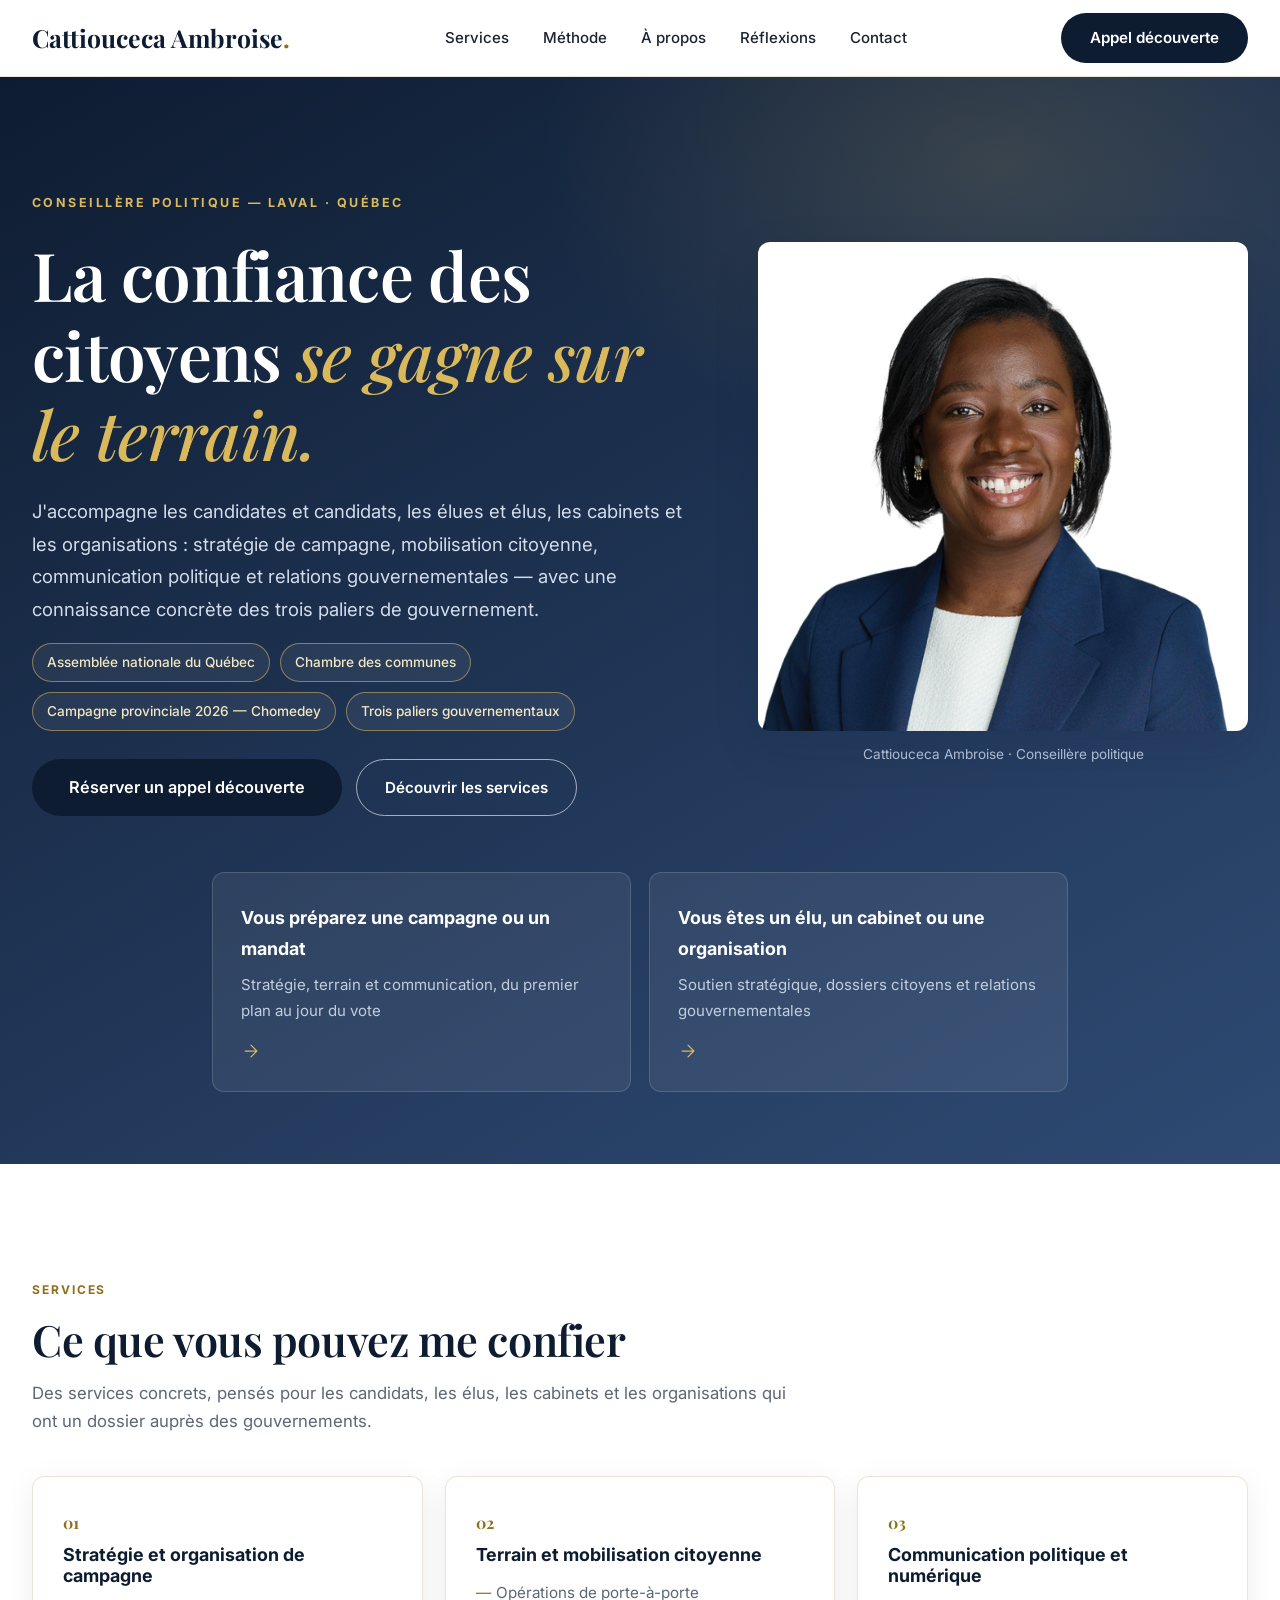
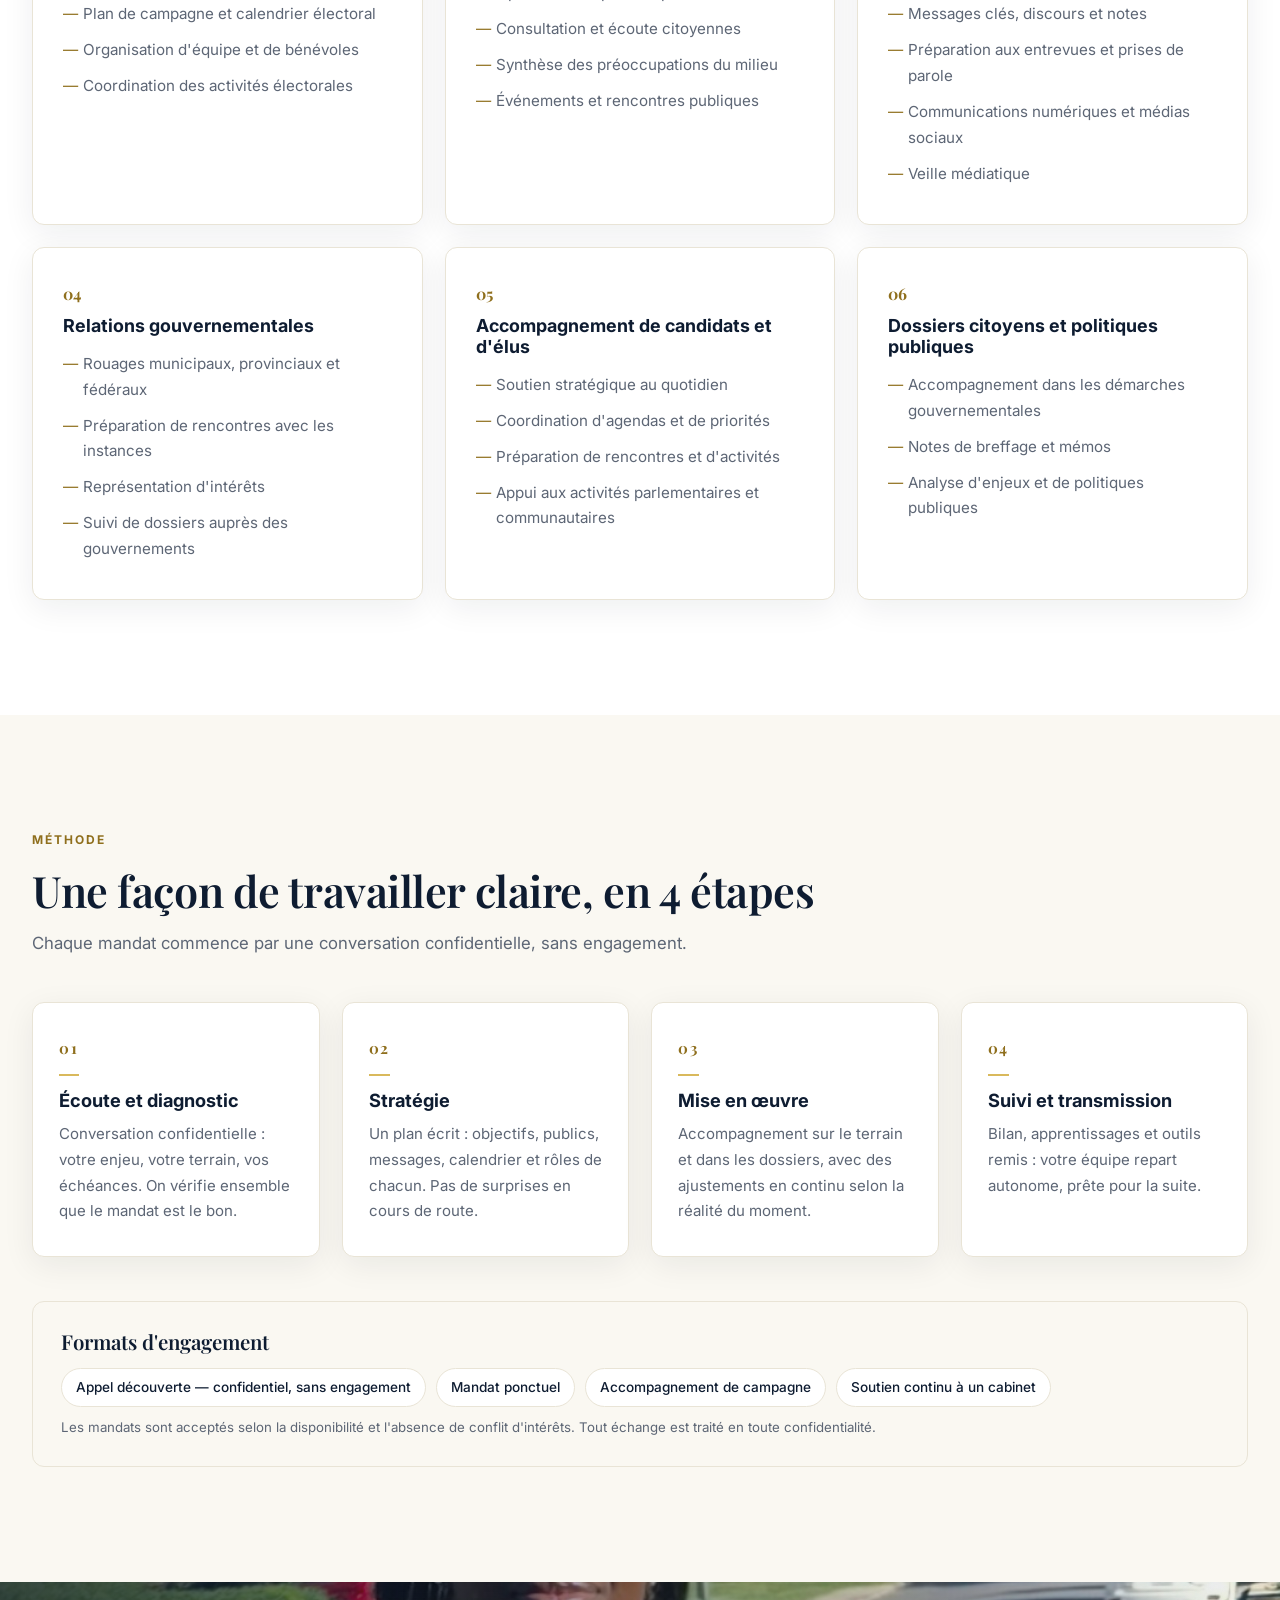
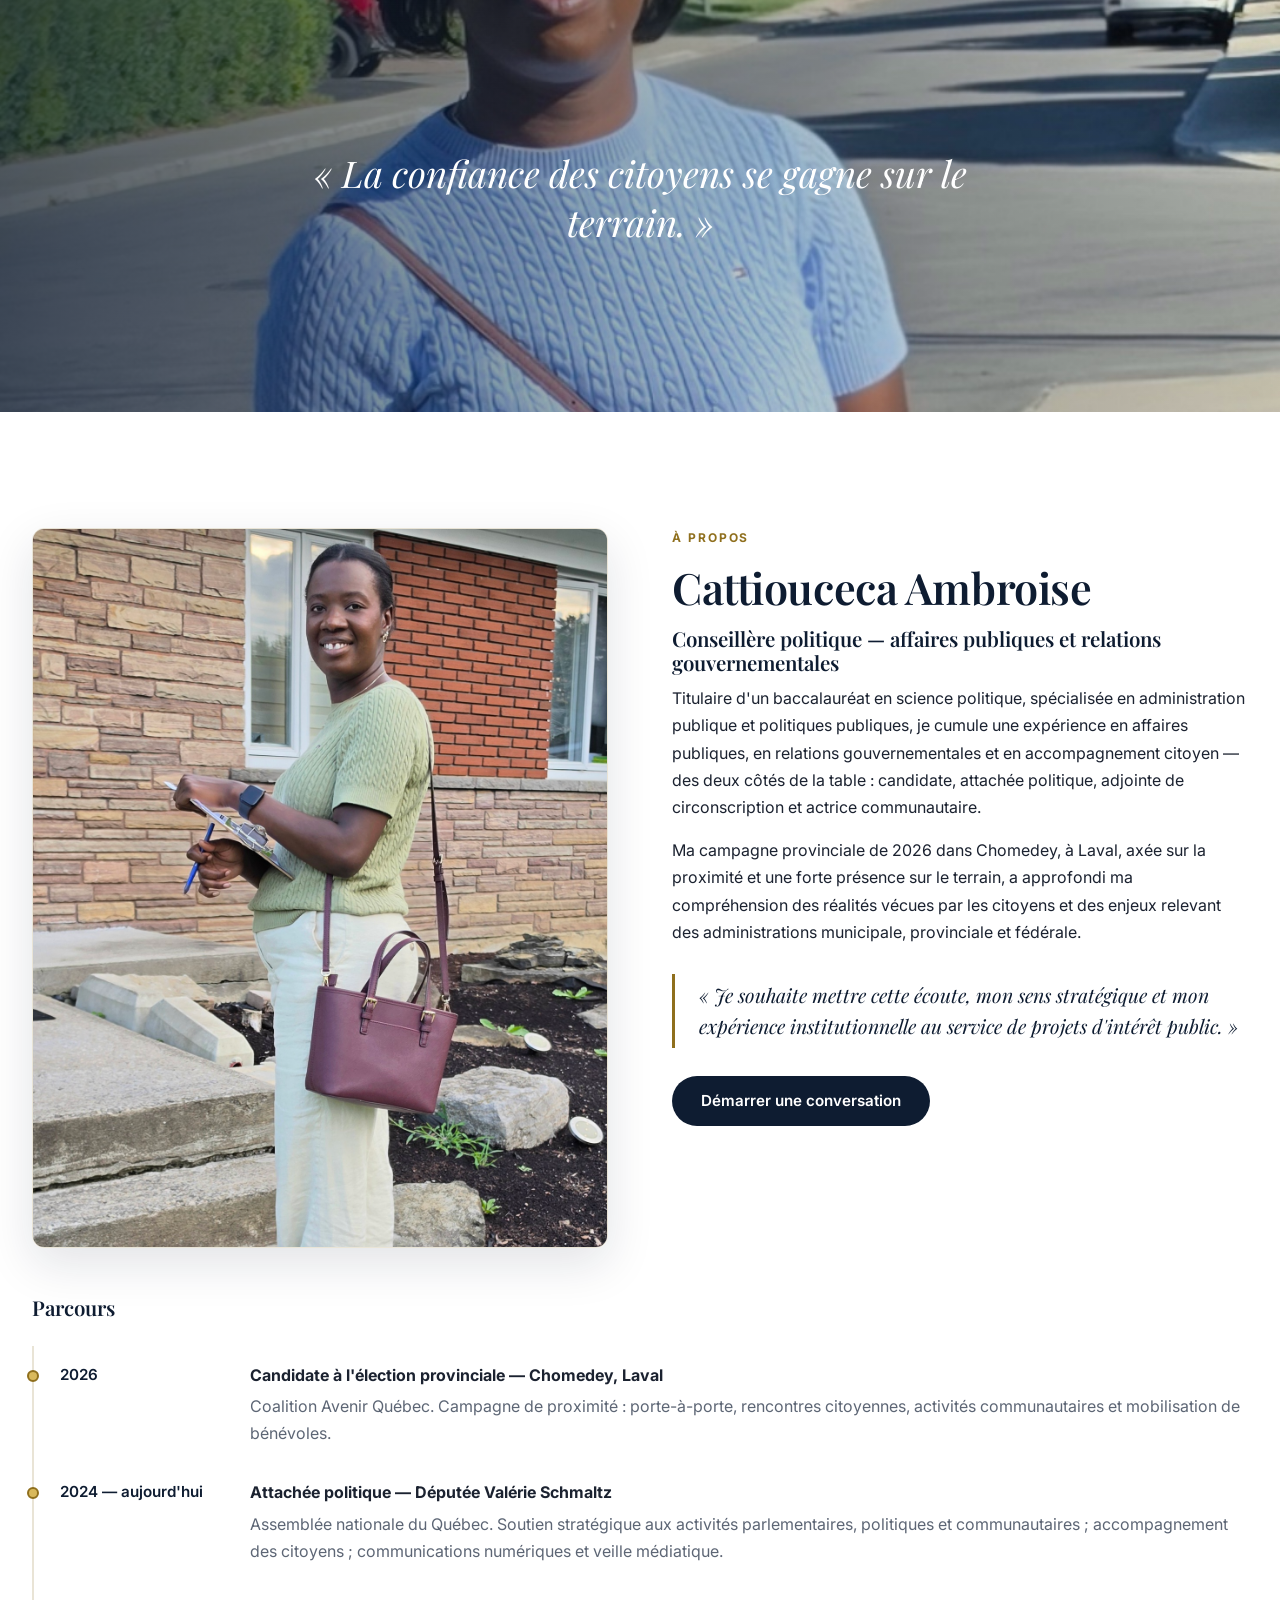
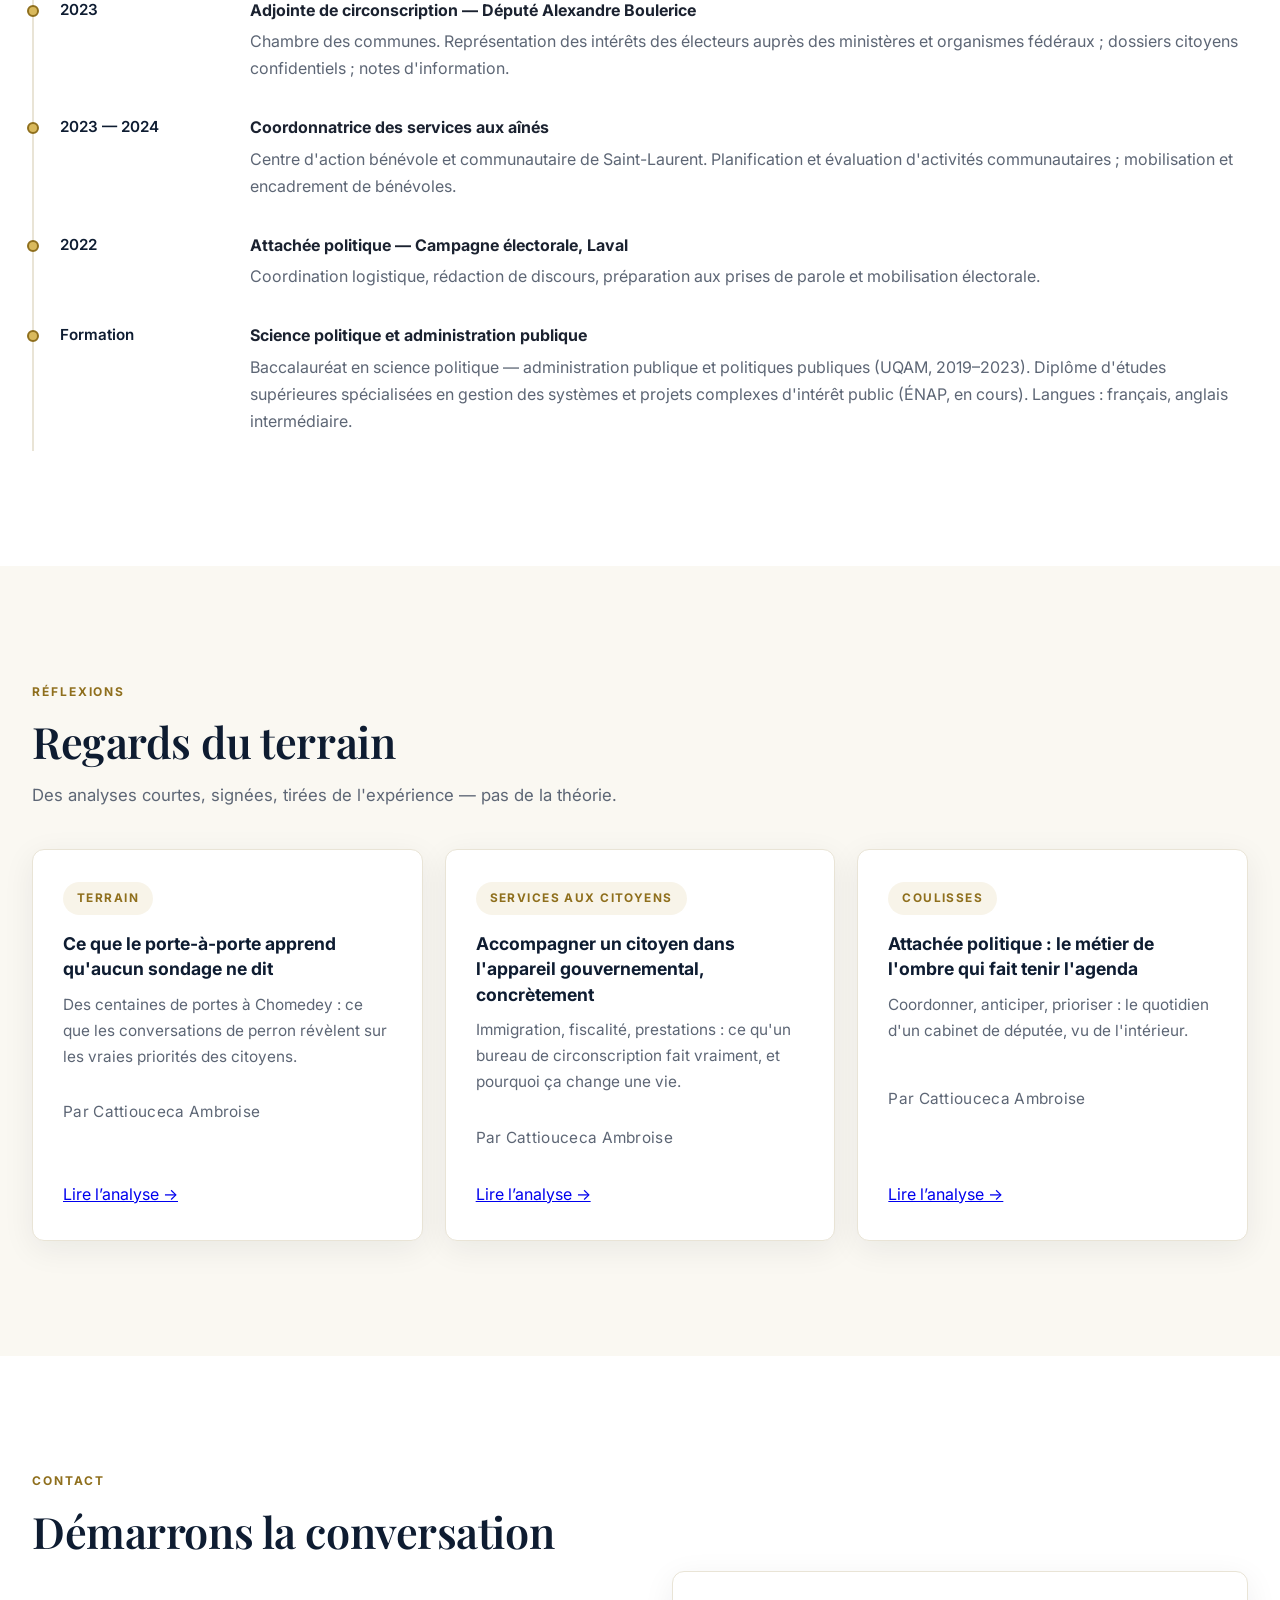
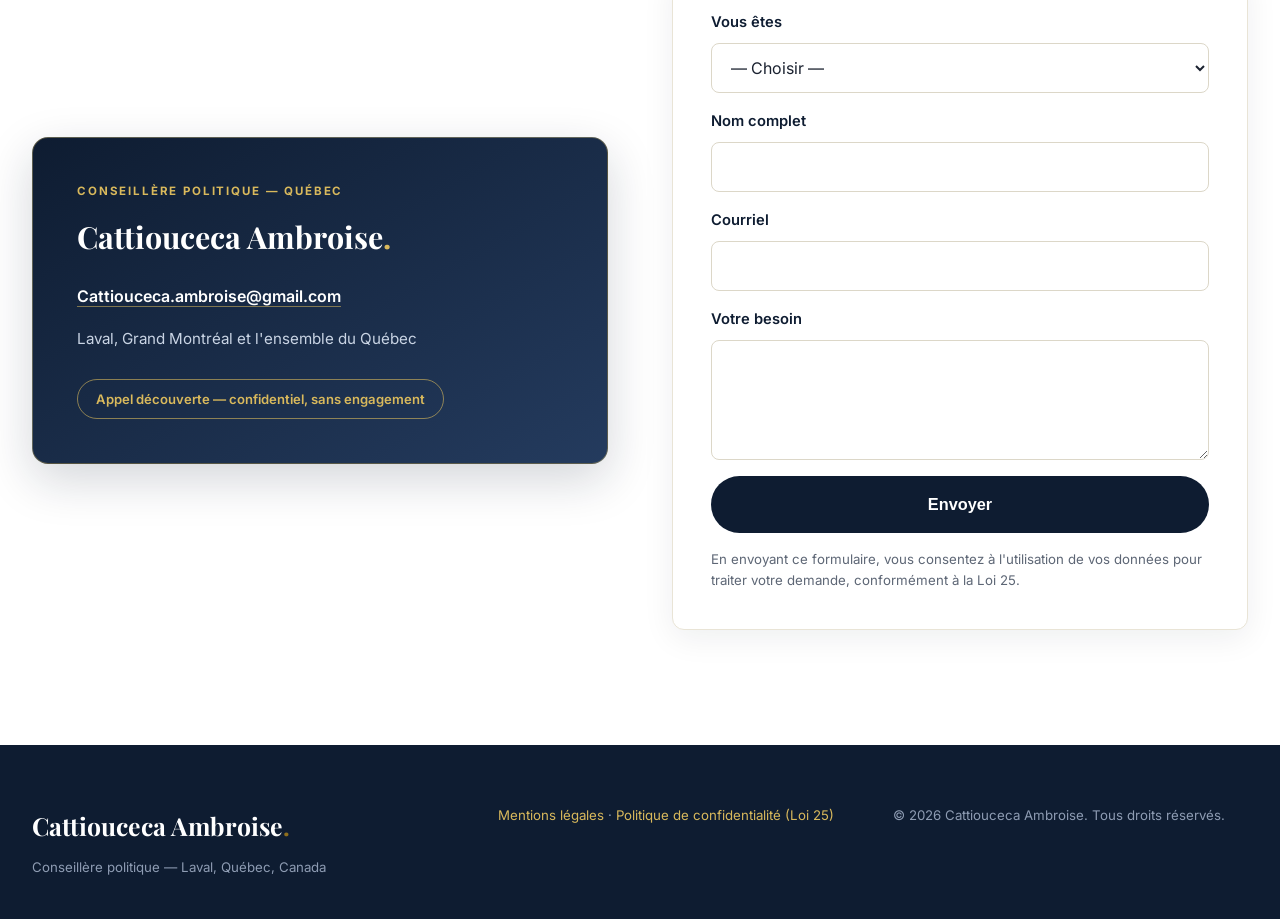
<file: index.html>
<!DOCTYPE html>
<html lang="fr">
<head>
    <meta charset="UTF-8">
    <meta name="viewport" content="width=device-width, initial-scale=1.0">
    <title>Cattiouceca Ambroise — Conseillère politique | Affaires publiques et relations gouvernementales</title>
    <meta name="description" content="Cattiouceca Ambroise, conseillère politique à Laval. Stratégie de campagne, terrain et mobilisation, communication politique, relations gouvernementales et accompagnement de candidats et d'élus.">
    <link rel="icon" type="image/svg+xml" href="favicon.svg">
    <meta property="og:type" content="website">
    <meta property="og:title" content="Cattiouceca Ambroise — Conseillère politique">
    <meta property="og:description" content="La confiance des citoyens se gagne sur le terrain. Stratégie, mobilisation, communication et relations gouvernementales au Québec.">
    <meta property="og:image" content="cattiouceca.jpg">
    <meta name="twitter:card" content="summary_large_image">
    <link rel="stylesheet" href="styles.css">
    <link rel="preconnect" href="https://fonts.googleapis.com">
    <link rel="preconnect" href="https://fonts.gstatic.com" crossorigin>
    <link href="https://fonts.googleapis.com/css2?family=Playfair+Display:wght@600;700&family=Inter:wght@400;500;600;700&display=swap" rel="stylesheet">
</head>
<body>
    <!-- Header -->
    <header class="header" id="header">
        <nav class="nav container">
            <a href="#accueil" class="logo">Cattiouceca Ambroise<span class="logo-accent">.</span></a>
            <ul class="nav-links">
                <li><a href="#services">Services</a></li>
                <li><a href="#methode">Méthode</a></li>
                <li><a href="#apropos">À propos</a></li>
                <li><a href="#reflexions">Réflexions</a></li>
                <li><a href="#contact">Contact</a></li>
            </ul>
            <div class="nav-cta">
                <a href="#contact" class="btn btn-primary">Appel découverte</a>
            </div>
            <button class="nav-toggle" aria-label="Menu"><svg width="24" height="24" viewBox="0 0 24 24" fill="none" stroke="currentColor" stroke-width="1.8" stroke-linecap="round"><path d="M4 7h16M4 12h16M4 17h16"/></svg></button>
        </nav>
    </header>

    <!-- Hero -->
    <section id="accueil" class="hero">
        <div class="container hero-grid">
            <div class="hero-text">
                <p class="hero-eyebrow">Conseillère politique — Laval · Québec</p>
                <h1>La confiance des citoyens <em>se gagne sur le terrain.</em></h1>
                <p class="hero-sub">J'accompagne les candidates et candidats, les élues et élus, les cabinets et les organisations : stratégie de campagne, mobilisation citoyenne, communication politique et relations gouvernementales — avec une connaissance concrète des trois paliers de gouvernement.</p>
                <div class="pills">
                    <span class="pill">Assemblée nationale du Québec</span>
                    <span class="pill">Chambre des communes</span>
                    <span class="pill">Campagne provinciale 2026 — Chomedey</span>
                    <span class="pill">Trois paliers gouvernementaux</span>
                </div>
                <div class="hero-cta">
                    <a href="#contact" class="btn btn-primary btn-large">Réserver un appel découverte</a>
                    <a href="#services" class="btn btn-outline-light">Découvrir les services</a>
                </div>
            </div>
            <div class="hero-photo">
                <img src="cattiouceca.jpg" alt="Cattiouceca Ambroise — Conseillère politique">
                <p class="hero-photo-caption">Cattiouceca Ambroise · Conseillère politique</p>
            </div>
        </div>
        <div class="container hero-dual">
            <a href="#services" class="dual-card">
                <span class="dual-title">Vous préparez une campagne ou un mandat</span>
                <span class="dual-desc">Stratégie, terrain et communication, du premier plan au jour du vote</span>
                <span class="dual-arrow" aria-hidden="true"><svg width="20" height="20" viewBox="0 0 24 24" fill="none" stroke="currentColor" stroke-width="1.5" stroke-linecap="round" stroke-linejoin="round"><path d="M5 12h14M12 5l7 7-7 7"/></svg></span>
            </a>
            <a href="#services" class="dual-card">
                <span class="dual-title">Vous êtes un élu, un cabinet ou une organisation</span>
                <span class="dual-desc">Soutien stratégique, dossiers citoyens et relations gouvernementales</span>
                <span class="dual-arrow" aria-hidden="true"><svg width="20" height="20" viewBox="0 0 24 24" fill="none" stroke="currentColor" stroke-width="1.5" stroke-linecap="round" stroke-linejoin="round"><path d="M5 12h14M12 5l7 7-7 7"/></svg></span>
            </a>
        </div>
    </section>

    <!-- Services -->
    <section id="services" class="section">
        <div class="container">
            <p class="eyebrow">Services</p>
            <h2>Ce que vous pouvez me confier</h2>
            <p class="section-sub">Des services concrets, pensés pour les candidats, les élus, les cabinets et les organisations qui ont un dossier auprès des gouvernements.</p>
            <div class="cards-3">
                <div class="card">
                    <span class="svc-num">01</span>
                    <h3>Stratégie et organisation de campagne</h3>
                    <ul class="svc-list">
                        <li>Plan de campagne et calendrier électoral</li>
                        <li>Organisation d'équipe et de bénévoles</li>
                        <li>Coordination des activités électorales</li>
                    </ul>
                </div>
                <div class="card">
                    <span class="svc-num">02</span>
                    <h3>Terrain et mobilisation citoyenne</h3>
                    <ul class="svc-list">
                        <li>Opérations de porte-à-porte</li>
                        <li>Consultation et écoute citoyennes</li>
                        <li>Synthèse des préoccupations du milieu</li>
                        <li>Événements et rencontres publiques</li>
                    </ul>
                </div>
                <div class="card">
                    <span class="svc-num">03</span>
                    <h3>Communication politique et numérique</h3>
                    <ul class="svc-list">
                        <li>Messages clés, discours et notes</li>
                        <li>Préparation aux entrevues et prises de parole</li>
                        <li>Communications numériques et médias sociaux</li>
                        <li>Veille médiatique</li>
                    </ul>
                </div>
                <div class="card">
                    <span class="svc-num">04</span>
                    <h3>Relations gouvernementales</h3>
                    <ul class="svc-list">
                        <li>Rouages municipaux, provinciaux et fédéraux</li>
                        <li>Préparation de rencontres avec les instances</li>
                        <li>Représentation d'intérêts</li>
                        <li>Suivi de dossiers auprès des gouvernements</li>
                    </ul>
                </div>
                <div class="card">
                    <span class="svc-num">05</span>
                    <h3>Accompagnement de candidats et d'élus</h3>
                    <ul class="svc-list">
                        <li>Soutien stratégique au quotidien</li>
                        <li>Coordination d'agendas et de priorités</li>
                        <li>Préparation de rencontres et d'activités</li>
                        <li>Appui aux activités parlementaires et communautaires</li>
                    </ul>
                </div>
                <div class="card">
                    <span class="svc-num">06</span>
                    <h3>Dossiers citoyens et politiques publiques</h3>
                    <ul class="svc-list">
                        <li>Accompagnement dans les démarches gouvernementales</li>
                        <li>Notes de breffage et mémos</li>
                        <li>Analyse d'enjeux et de politiques publiques</li>
                    </ul>
                </div>
            </div>
        </div>
    </section>

    <!-- Méthode -->
    <section id="methode" class="section section-alt">
        <div class="container">
            <p class="eyebrow">Méthode</p>
            <h2>Une façon de travailler claire, en 4 étapes</h2>
            <p class="section-sub">Chaque mandat commence par une conversation confidentielle, sans engagement.</p>
            <div class="steps">
                <div class="step">
                    <span class="step-num">01</span>
                    <h3>Écoute et diagnostic</h3>
                    <p>Conversation confidentielle : votre enjeu, votre terrain, vos échéances. On vérifie ensemble que le mandat est le bon.</p>
                </div>
                <div class="step">
                    <span class="step-num">02</span>
                    <h3>Stratégie</h3>
                    <p>Un plan écrit : objectifs, publics, messages, calendrier et rôles de chacun. Pas de surprises en cours de route.</p>
                </div>
                <div class="step">
                    <span class="step-num">03</span>
                    <h3>Mise en œuvre</h3>
                    <p>Accompagnement sur le terrain et dans les dossiers, avec des ajustements en continu selon la réalité du moment.</p>
                </div>
                <div class="step">
                    <span class="step-num">04</span>
                    <h3>Suivi et transmission</h3>
                    <p>Bilan, apprentissages et outils remis : votre équipe repart autonome, prête pour la suite.</p>
                </div>
            </div>
            <div class="formats-box">
                <h3>Formats d'engagement</h3>
                <div class="pills pills-dark">
                    <span class="pill">Appel découverte — confidentiel, sans engagement</span>
                    <span class="pill">Mandat ponctuel</span>
                    <span class="pill">Accompagnement de campagne</span>
                    <span class="pill">Soutien continu à un cabinet</span>
                </div>
                <p class="small">Les mandats sont acceptés selon la disponibilité et l'absence de conflit d'intérêts. Tout échange est traité en toute confidentialité.</p>
            </div>
        </div>
    </section>


    <!-- Bande terrain -->
    <section class="terrain-band">
        <img src="Screenshot_20261027_220131_Gallery%281%29.jpg" alt="Cattiouceca Ambroise sur le terrain, à Laval">
        <div class="terrain-band-overlay">
            <p>« La confiance des citoyens se gagne sur le terrain. »</p>
        </div>
    </section>

    <!-- À propos -->
    <section id="apropos" class="section">
        <div class="container two-col">
            <div class="about-img">
                <img src="20260731_183922.jpg" alt="Cattiouceca Ambroise en porte-à-porte à Laval" class="about-photo">
            </div>
            <div>
                <p class="eyebrow">À propos</p>
                <h2>Cattiouceca Ambroise</h2>
                <h3>Conseillère politique — affaires publiques et relations gouvernementales</h3>
                <p>Titulaire d'un baccalauréat en science politique, spécialisée en administration publique et politiques publiques, je cumule une expérience en affaires publiques, en relations gouvernementales et en accompagnement citoyen — des deux côtés de la table : candidate, attachée politique, adjointe de circonscription et actrice communautaire.</p>
                <p>Ma campagne provinciale de 2026 dans Chomedey, à Laval, axée sur la proximité et une forte présence sur le terrain, a approfondi ma compréhension des réalités vécues par les citoyens et des enjeux relevant des administrations municipale, provinciale et fédérale.</p>
                <blockquote class="about-quote">
                    <p>« Je souhaite mettre cette écoute, mon sens stratégique et mon expérience institutionnelle au service de projets d'intérêt public. »</p>
                </blockquote>
                <a href="#contact" class="btn btn-primary">Démarrer une conversation</a>
            </div>
        </div>
        <div class="container">
            <h3 class="mt">Parcours</h3>
            <div class="timeline">
                <div class="tl-item"><span class="tl-date">2026</span><div><h4>Candidate à l'élection provinciale — Chomedey, Laval</h4><p>Coalition Avenir Québec. Campagne de proximité : porte-à-porte, rencontres citoyennes, activités communautaires et mobilisation de bénévoles.</p></div></div>
                <div class="tl-item"><span class="tl-date">2024 — aujourd'hui</span><div><h4>Attachée politique — Députée Valérie Schmaltz</h4><p>Assemblée nationale du Québec. Soutien stratégique aux activités parlementaires, politiques et communautaires ; accompagnement des citoyens ; communications numériques et veille médiatique.</p></div></div>
                <div class="tl-item"><span class="tl-date">2023</span><div><h4>Adjointe de circonscription — Député Alexandre Boulerice</h4><p>Chambre des communes. Représentation des intérêts des électeurs auprès des ministères et organismes fédéraux ; dossiers citoyens confidentiels ; notes d'information.</p></div></div>
                <div class="tl-item"><span class="tl-date">2023 — 2024</span><div><h4>Coordonnatrice des services aux aînés</h4><p>Centre d'action bénévole et communautaire de Saint-Laurent. Planification et évaluation d'activités communautaires ; mobilisation et encadrement de bénévoles.</p></div></div>
                <div class="tl-item"><span class="tl-date">2022</span><div><h4>Attachée politique — Campagne électorale, Laval</h4><p>Coordination logistique, rédaction de discours, préparation aux prises de parole et mobilisation électorale.</p></div></div>
                <div class="tl-item"><span class="tl-date">Formation</span><div><h4>Science politique et administration publique</h4><p>Baccalauréat en science politique — administration publique et politiques publiques (UQAM, 2019–2023). Diplôme d'études supérieures spécialisées en gestion des systèmes et projets complexes d'intérêt public (ÉNAP, en cours). Langues : français, anglais intermédiaire.</p></div></div>
            </div>
        </div>
    </section>

    <!-- Réflexions -->
    <section id="reflexions" class="section section-alt">
        <div class="container">
            <p class="eyebrow">Réflexions</p>
            <h2>Regards du terrain</h2>
            <p class="section-sub">Des analyses courtes, signées, tirées de l'expérience — pas de la théorie.</p>
            <div class="cards-3">
                <article class="card article-card">
                    <span class="article-tag">Terrain</span>
                    <h3>Ce que le porte-à-porte apprend qu'aucun sondage ne dit</h3>
                    <p>Des centaines de portes à Chomedey : ce que les conversations de perron révèlent sur les vraies priorités des citoyens.</p>
                    <p class="article-meta">Par Cattiouceca Ambroise</p>
                    <a class="card-link" href="reflexion-porte-a-porte.html">Lire l’analyse &rarr;</a>
                </article>
                <article class="card article-card">
                    <span class="article-tag">Services aux citoyens</span>
                    <h3>Accompagner un citoyen dans l'appareil gouvernemental, concrètement</h3>
                    <p>Immigration, fiscalité, prestations : ce qu'un bureau de circonscription fait vraiment, et pourquoi ça change une vie.</p>
                    <p class="article-meta">Par Cattiouceca Ambroise</p>
                    <a class="card-link" href="reflexion-dossiers-citoyens.html">Lire l’analyse &rarr;</a>
                </article>
                <article class="card article-card">
                    <span class="article-tag">Coulisses</span>
                    <h3>Attachée politique : le métier de l'ombre qui fait tenir l'agenda</h3>
                    <p>Coordonner, anticiper, prioriser : le quotidien d'un cabinet de députée, vu de l'intérieur.</p>
                    <p class="article-meta">Par Cattiouceca Ambroise</p>
                    <a class="card-link" href="reflexion-metier-ombre.html">Lire l’analyse &rarr;</a>
                </article>
            </div>
        </div>
    </section>

    <!-- Contact -->
    <section id="contact" class="section">
        <div class="container">
            <p class="eyebrow">Contact</p>
            <h2>Démarrons la conversation</h2>
            <div class="two-col two-col-middle">
                <div class="bcard">
                    <p class="bcard-eyebrow">Conseillère politique — Québec</p>
                    <p class="bcard-name">Cattiouceca Ambroise<span>.</span></p>
                    <p class="bcard-row"><a class="bcard-link" href="mailto:Cattiouceca.ambroise@gmail.com">Cattiouceca.ambroise@gmail.com</a></p>
                    <p class="bcard-zone">Laval, Grand Montréal et l'ensemble du Québec</p>
                    <p class="bcard-row"><span class="bcard-badge">Appel découverte — confidentiel, sans engagement</span></p>
                </div>
                <form class="contact-form" id="contactForm" action="https://formsubmit.co/laricelk@gmail.com" method="POST">
                    <input type="hidden" name="_subject" value="Nouveau message — Site Cattiouceca Ambroise">
                    <input type="hidden" name="_captcha" value="false">
                    <input type="hidden" name="_template" value="table">
                    <label>Vous êtes
                        <select name="profil" required>
                            <option value="">— Choisir —</option>
                            <option value="candidat">Un candidat / une candidate</option>
                            <option value="elu">Un élu / un cabinet</option>
                            <option value="organisation">Une organisation / un parti</option>
                            <option value="entreprise">Une entreprise</option>
                            <option value="autre">Autre</option>
                        </select>
                    </label>
                    <label>Nom complet<input type="text" name="nom" required></label>
                    <label>Courriel<input type="email" name="courriel" required></label>
                    <label>Votre besoin<textarea name="message" rows="4" required></textarea></label>
                    <button type="submit" class="btn btn-primary btn-large">Envoyer</button>
                    <p class="form-status" id="formStatus" role="status" aria-live="polite"></p>
                    <p class="small">En envoyant ce formulaire, vous consentez à l'utilisation de vos données pour traiter votre demande, conformément à la Loi 25.</p>
                </form>
            </div>
        </div>
    </section>

    <!-- Footer -->
    <footer class="footer">
        <div class="container footer-grid">
            <div>
                <p class="logo">Cattiouceca Ambroise<span class="logo-accent">.</span></p>
                <p class="small">Conseillère politique — Laval, Québec, Canada</p>
            </div>
            <div>
                <p class="small"><a href="mentions-legales.html">Mentions légales</a> · <a href="politique-confidentialite.html">Politique de confidentialité (Loi 25)</a></p>
            </div>
            <div>
                <p class="small">© 2026 Cattiouceca Ambroise. Tous droits réservés.</p>
            </div>
        </div>
    </footer>

    <script src="script.js"></script>
</body>
</html>
</file>
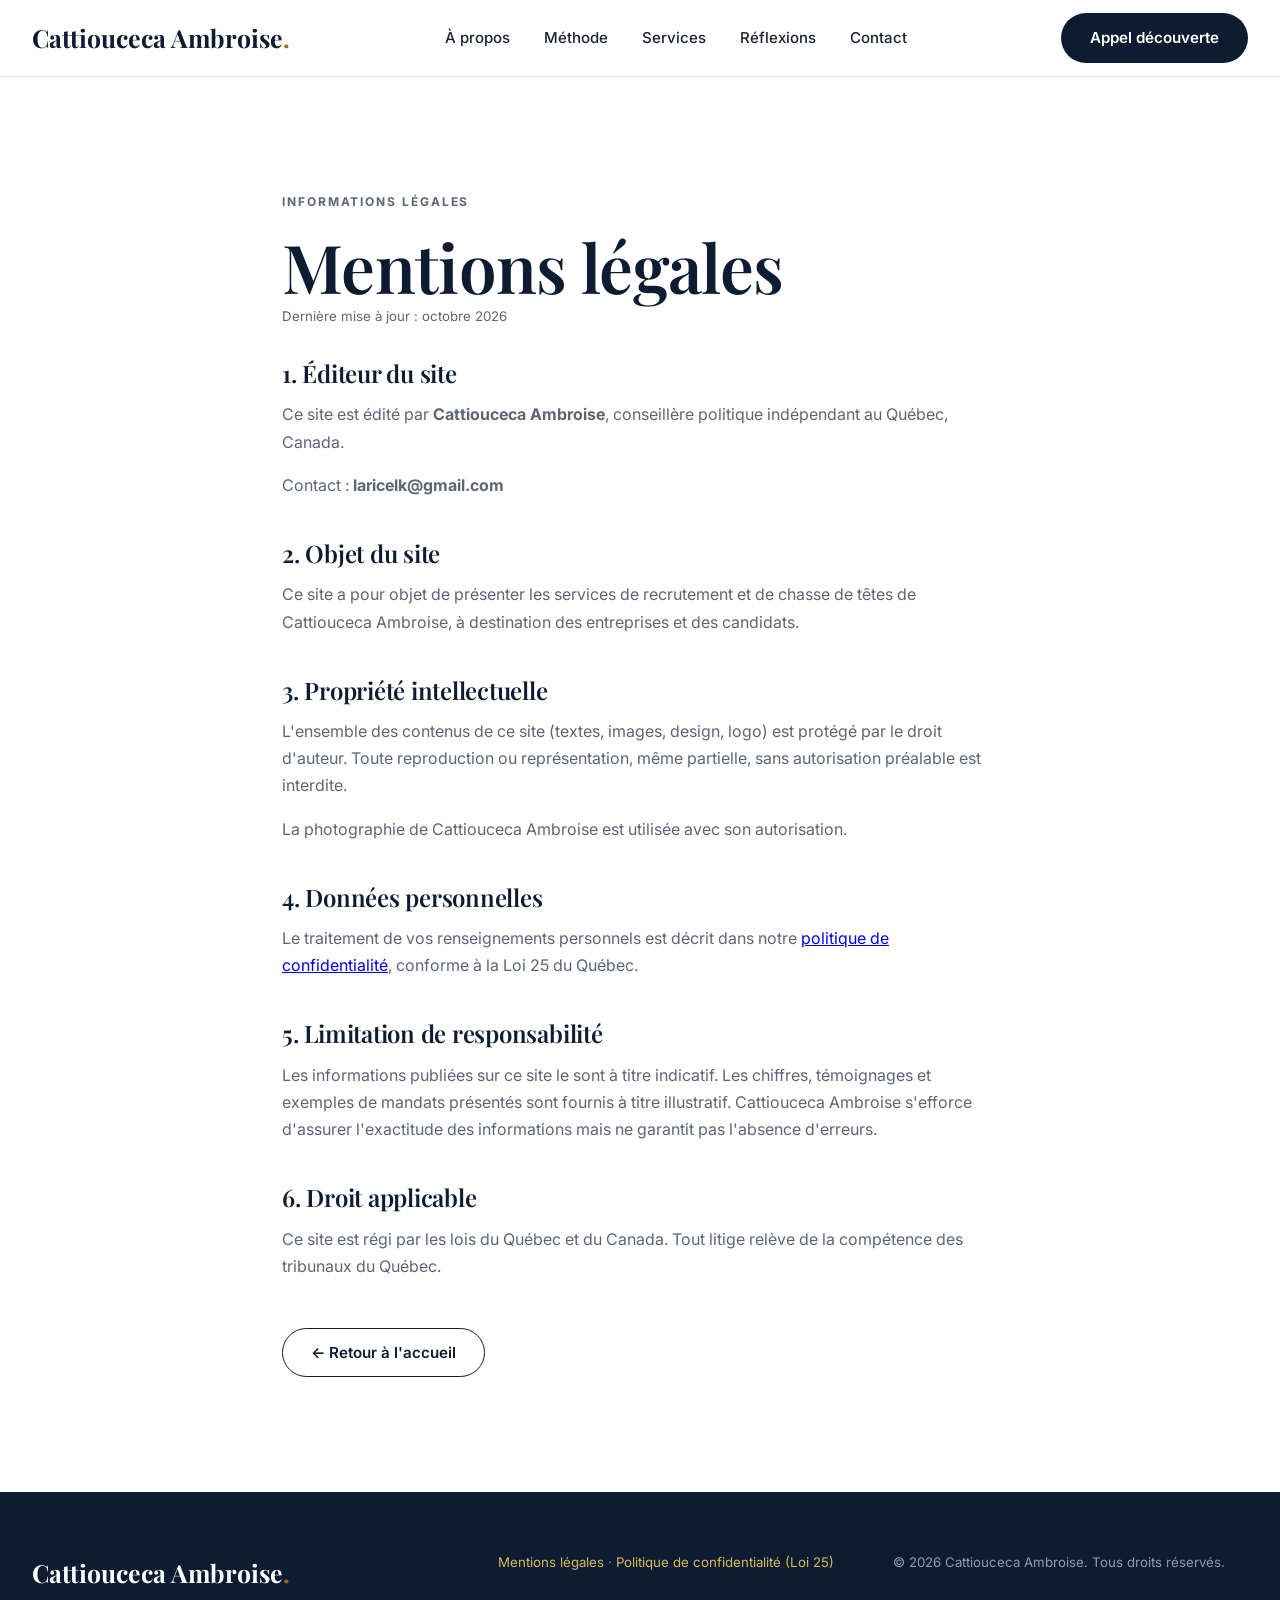
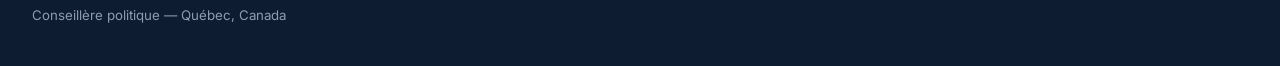
<file: mentions-legales.html>
<!DOCTYPE html>
<html lang="fr">
<head>
    <meta charset="UTF-8">
    <meta name="viewport" content="width=device-width, initial-scale=1.0">
    <title>Mentions légales — Cattiouceca Ambroise</title>
    <meta name="description" content="Mentions légales du site vitrine de Cattiouceca Ambroise, conseillère politique au Québec.">
    <link rel="stylesheet" href="styles.css">
    <link rel="preconnect" href="https://fonts.googleapis.com">
    <link rel="preconnect" href="https://fonts.gstatic.com" crossorigin>
    <link href="https://fonts.googleapis.com/css2?family=Playfair+Display:wght@600;700&family=Inter:wght@400;500;600;700&display=swap" rel="stylesheet">
    <style>
        .legal-content { max-width: 780px; margin: 0 auto; }
        .legal-content h2 { margin-top: 40px; font-size: 1.5rem; }
        .legal-content h2:first-of-type { margin-top: 0; }
        .legal-content p, .legal-content li { color: var(--muted); }
        .legal-content ul { margin: 12px 0 12px 20px; }
        .legal-content li { margin-bottom: 8px; }
        .legal-updated { margin-bottom: 32px; }
    </style>
</head>
<body>
    <header class="header" id="header">
        <nav class="nav container">
            <a href="index.html" class="logo">Cattiouceca Ambroise<span class="logo-accent">.</span></a>
            <ul class="nav-links">
                <li><a href="index.html#apropos">À propos</a></li>
                <li><a href="index.html#methode">Méthode</a></li>
                <li><a href="index.html#services">Services</a></li>
                <li><a href="index.html#reflexions">Réflexions</a></li>
                <li><a href="index.html#contact">Contact</a></li>
            </ul>
            <div class="nav-cta">
                <a href="index.html#contact" class="btn btn-primary">Appel découverte</a>
            </div>
            <button class="nav-toggle" aria-label="Menu"><svg width="24" height="24" viewBox="0 0 24 24" fill="none" stroke="currentColor" stroke-width="1.8" stroke-linecap="round"><path d="M4 7h16M4 12h16M4 17h16"/></svg></button>
        </nav>
    </header>

    <main class="section">
        <div class="container legal-content">
            <p class="eyebrow">Informations légales</p>
            <h1>Mentions légales</h1>
            <p class="small legal-updated">Dernière mise à jour : octobre 2026</p>

            <h2>1. Éditeur du site</h2>
            <p>Ce site est édité par <strong>Cattiouceca Ambroise</strong>, conseillère politique indépendant au Québec, Canada.</p>
            <p>Contact : <strong>laricelk@gmail.com</strong></p>

            <h2>2. Objet du site</h2>
            <p>Ce site a pour objet de présenter les services de recrutement et de chasse de têtes de Cattiouceca Ambroise, à destination des entreprises et des candidats.</p>

            <h2>3. Propriété intellectuelle</h2>
            <p>L'ensemble des contenus de ce site (textes, images, design, logo) est protégé par le droit d'auteur. Toute reproduction ou représentation, même partielle, sans autorisation préalable est interdite.</p>
            <p>La photographie de Cattiouceca Ambroise est utilisée avec son autorisation.</p>

            <h2>4. Données personnelles</h2>
            <p>Le traitement de vos renseignements personnels est décrit dans notre <a href="politique-confidentialite.html">politique de confidentialité</a>, conforme à la Loi 25 du Québec.</p>

            <h2>5. Limitation de responsabilité</h2>
            <p>Les informations publiées sur ce site le sont à titre indicatif. Les chiffres, témoignages et exemples de mandats présentés sont fournis à titre illustratif. Cattiouceca Ambroise s'efforce d'assurer l'exactitude des informations mais ne garantit pas l'absence d'erreurs.</p>

            <h2>6. Droit applicable</h2>
            <p>Ce site est régi par les lois du Québec et du Canada. Tout litige relève de la compétence des tribunaux du Québec.</p>

            <div class="mt">
                <a href="index.html" class="btn btn-outline">← Retour à l'accueil</a>
            </div>
        </div>
    </main>

    <footer class="footer">
        <div class="container footer-grid">
            <div>
                <p class="logo">Cattiouceca Ambroise<span class="logo-accent">.</span></p>
                <p class="small">Conseillère politique — Québec, Canada</p>
            </div>
            <div>
                <p class="small"><a href="mentions-legales.html">Mentions légales</a> · <a href="politique-confidentialite.html">Politique de confidentialité (Loi 25)</a></p>
            </div>
            <div>
                <p class="small">© 2026 Cattiouceca Ambroise. Tous droits réservés.</p>
            </div>
        </div>
    </footer>

    <script src="script.js"></script>
</body>
</html>
</file>
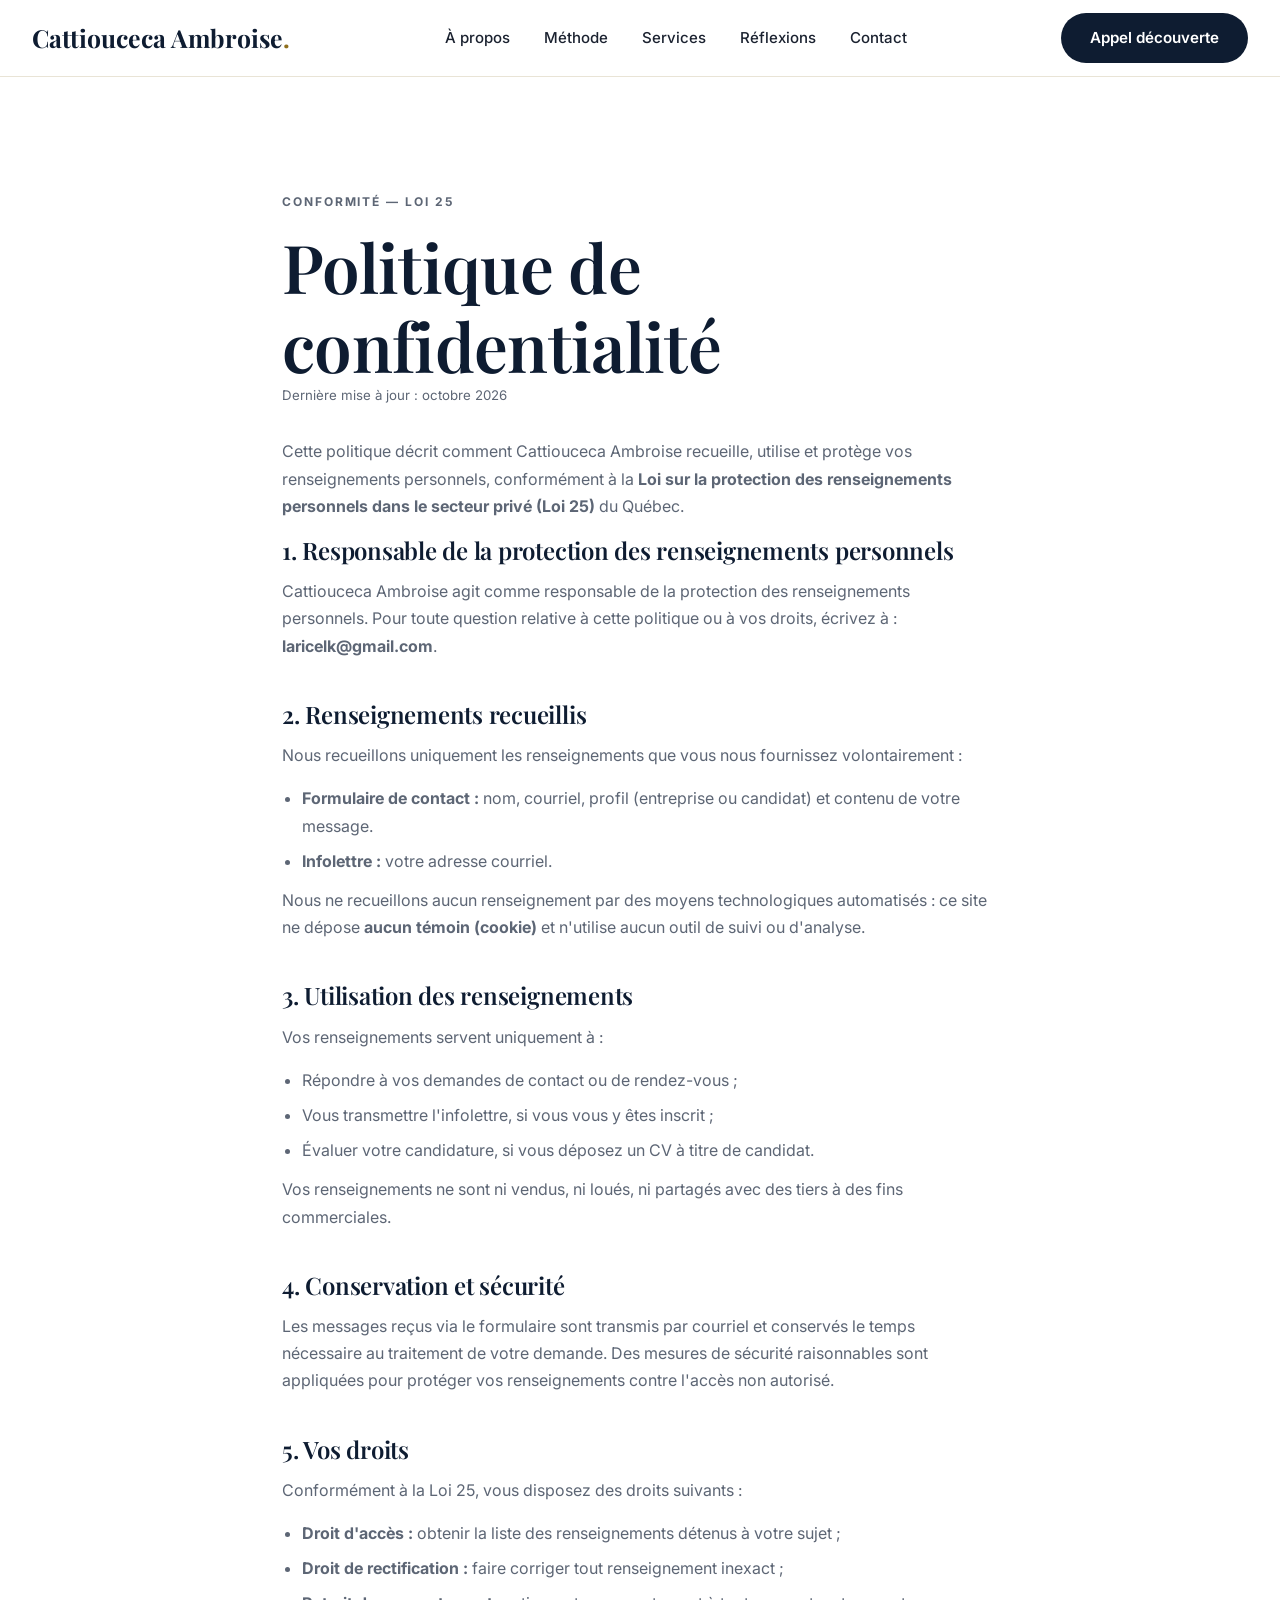
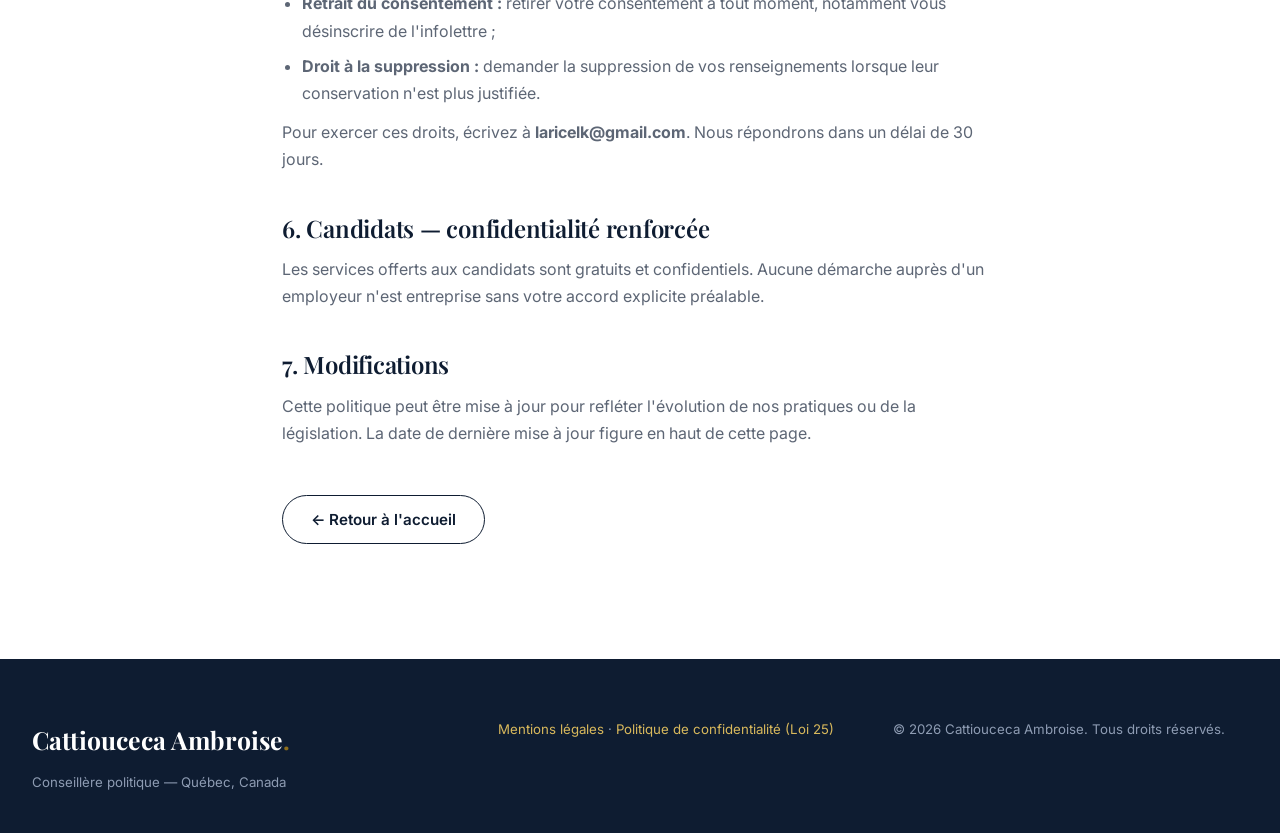
<file: politique-confidentialite.html>
<!DOCTYPE html>
<html lang="fr">
<head>
    <meta charset="UTF-8">
    <meta name="viewport" content="width=device-width, initial-scale=1.0">
    <title>Politique de confidentialité — Cattiouceca Ambroise</title>
    <meta name="description" content="Politique de confidentialité et de protection des renseignements personnels de Cattiouceca Ambroise, conforme à la Loi 25 du Québec.">
    <link rel="stylesheet" href="styles.css">
    <link rel="preconnect" href="https://fonts.googleapis.com">
    <link rel="preconnect" href="https://fonts.gstatic.com" crossorigin>
    <link href="https://fonts.googleapis.com/css2?family=Playfair+Display:wght@600;700&family=Inter:wght@400;500;600;700&display=swap" rel="stylesheet">
    <style>
        .legal-content { max-width: 780px; margin: 0 auto; }
        .legal-content h2 { margin-top: 40px; font-size: 1.5rem; }
        .legal-content h2:first-of-type { margin-top: 0; }
        .legal-content p, .legal-content li { color: var(--muted); }
        .legal-content ul { margin: 12px 0 12px 20px; }
        .legal-content li { margin-bottom: 8px; }
        .legal-updated { margin-bottom: 32px; }
    </style>
</head>
<body>
    <header class="header" id="header">
        <nav class="nav container">
            <a href="index.html" class="logo">Cattiouceca Ambroise<span class="logo-accent">.</span></a>
            <ul class="nav-links">
                <li><a href="index.html#apropos">À propos</a></li>
                <li><a href="index.html#methode">Méthode</a></li>
                <li><a href="index.html#services">Services</a></li>
                <li><a href="index.html#reflexions">Réflexions</a></li>
                <li><a href="index.html#contact">Contact</a></li>
            </ul>
            <div class="nav-cta">
                <a href="index.html#contact" class="btn btn-primary">Appel découverte</a>
            </div>
            <button class="nav-toggle" aria-label="Menu"><svg width="24" height="24" viewBox="0 0 24 24" fill="none" stroke="currentColor" stroke-width="1.8" stroke-linecap="round"><path d="M4 7h16M4 12h16M4 17h16"/></svg></button>
        </nav>
    </header>

    <main class="section">
        <div class="container legal-content">
            <p class="eyebrow">Conformité — Loi 25</p>
            <h1>Politique de confidentialité</h1>
            <p class="small legal-updated">Dernière mise à jour : octobre 2026</p>

            <p>Cette politique décrit comment Cattiouceca Ambroise recueille, utilise et protège vos renseignements personnels, conformément à la <strong>Loi sur la protection des renseignements personnels dans le secteur privé (Loi 25)</strong> du Québec.</p>

            <h2>1. Responsable de la protection des renseignements personnels</h2>
            <p>Cattiouceca Ambroise agit comme responsable de la protection des renseignements personnels. Pour toute question relative à cette politique ou à vos droits, écrivez à : <strong>laricelk@gmail.com</strong>.</p>

            <h2>2. Renseignements recueillis</h2>
            <p>Nous recueillons uniquement les renseignements que vous nous fournissez volontairement :</p>
            <ul>
                <li><strong>Formulaire de contact :</strong> nom, courriel, profil (entreprise ou candidat) et contenu de votre message.</li>
                <li><strong>Infolettre :</strong> votre adresse courriel.</li>
            </ul>
            <p>Nous ne recueillons aucun renseignement par des moyens technologiques automatisés : ce site ne dépose <strong>aucun témoin (cookie)</strong> et n'utilise aucun outil de suivi ou d'analyse.</p>

            <h2>3. Utilisation des renseignements</h2>
            <p>Vos renseignements servent uniquement à :</p>
            <ul>
                <li>Répondre à vos demandes de contact ou de rendez-vous ;</li>
                <li>Vous transmettre l'infolettre, si vous vous y êtes inscrit ;</li>
                <li>Évaluer votre candidature, si vous déposez un CV à titre de candidat.</li>
            </ul>
            <p>Vos renseignements ne sont ni vendus, ni loués, ni partagés avec des tiers à des fins commerciales.</p>

            <h2>4. Conservation et sécurité</h2>
            <p>Les messages reçus via le formulaire sont transmis par courriel et conservés le temps nécessaire au traitement de votre demande. Des mesures de sécurité raisonnables sont appliquées pour protéger vos renseignements contre l'accès non autorisé.</p>

            <h2>5. Vos droits</h2>
            <p>Conformément à la Loi 25, vous disposez des droits suivants :</p>
            <ul>
                <li><strong>Droit d'accès :</strong> obtenir la liste des renseignements détenus à votre sujet ;</li>
                <li><strong>Droit de rectification :</strong> faire corriger tout renseignement inexact ;</li>
                <li><strong>Retrait du consentement :</strong> retirer votre consentement à tout moment, notamment vous désinscrire de l'infolettre ;</li>
                <li><strong>Droit à la suppression :</strong> demander la suppression de vos renseignements lorsque leur conservation n'est plus justifiée.</li>
            </ul>
            <p>Pour exercer ces droits, écrivez à <strong>laricelk@gmail.com</strong>. Nous répondrons dans un délai de 30 jours.</p>

            <h2>6. Candidats — confidentialité renforcée</h2>
            <p>Les services offerts aux candidats sont gratuits et confidentiels. Aucune démarche auprès d'un employeur n'est entreprise sans votre accord explicite préalable.</p>

            <h2>7. Modifications</h2>
            <p>Cette politique peut être mise à jour pour refléter l'évolution de nos pratiques ou de la législation. La date de dernière mise à jour figure en haut de cette page.</p>

            <div class="mt">
                <a href="index.html" class="btn btn-outline">← Retour à l'accueil</a>
            </div>
        </div>
    </main>

    <footer class="footer">
        <div class="container footer-grid">
            <div>
                <p class="logo">Cattiouceca Ambroise<span class="logo-accent">.</span></p>
                <p class="small">Conseillère politique — Québec, Canada</p>
            </div>
            <div>
                <p class="small"><a href="mentions-legales.html">Mentions légales</a> · <a href="politique-confidentialite.html">Politique de confidentialité (Loi 25)</a></p>
            </div>
            <div>
                <p class="small">© 2026 Cattiouceca Ambroise. Tous droits réservés.</p>
            </div>
        </div>
    </footer>

    <script src="script.js"></script>
</body>
</html>
</file>
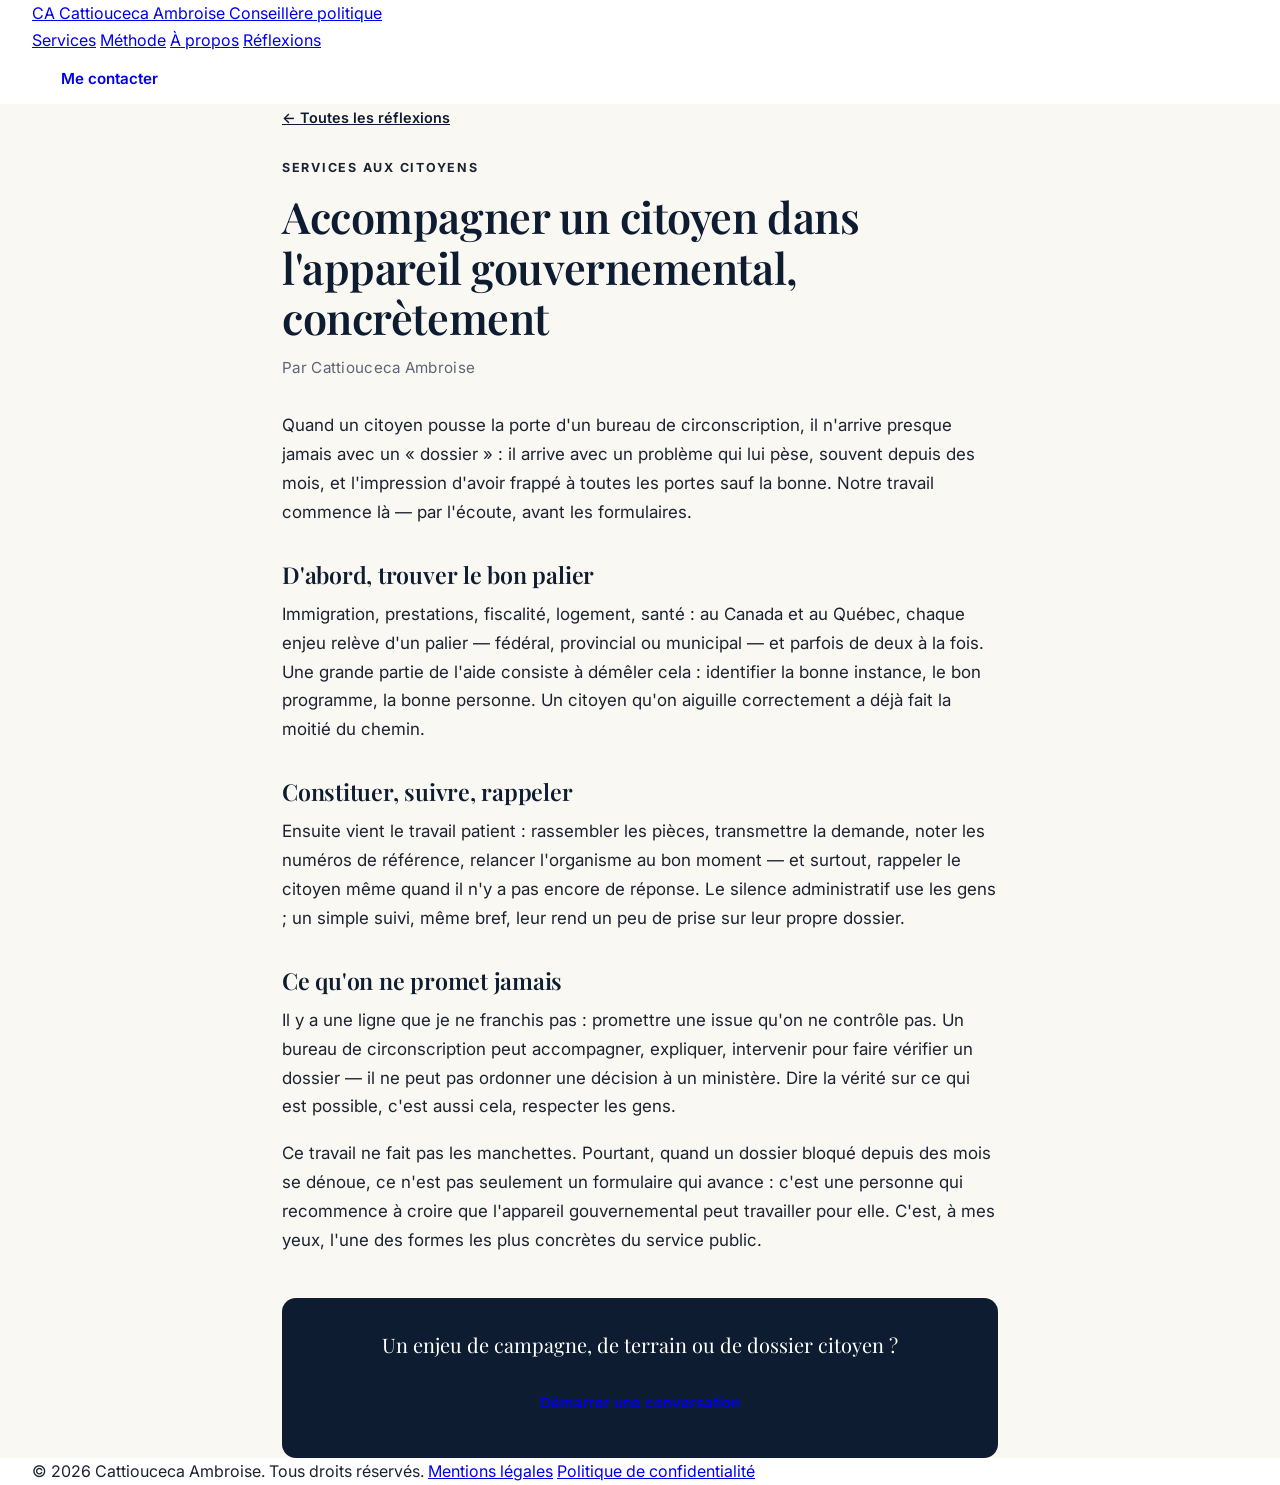
<file: reflexion-dossiers-citoyens.html>
<!DOCTYPE html>
<html lang="fr">
<head>
    <meta charset="UTF-8">
    <meta name="viewport" content="width=device-width, initial-scale=1.0">
    <title>Accompagner un citoyen dans l'appareil gouvernemental, concrètement — Cattiouceca Ambroise</title>
    <meta name="description" content="Immigration, fiscalité, prestations : ce qu'un bureau de circonscription fait vraiment, et pourquoi ça change une vie.">
    <link rel="icon" type="image/svg+xml" href="favicon.svg">
    <link rel="preconnect" href="https://fonts.googleapis.com">
    <link rel="preconnect" href="https://fonts.gstatic.com" crossorigin>
    <link href="https://fonts.googleapis.com/css2?family=Inter:wght@400;500;600;700&family=Playfair+Display:ital,wght@0,500;0,600;0,700;1,500&display=swap" rel="stylesheet">
    <link rel="stylesheet" href="styles.css">
</head>
<body>
    <header class="site-header scrolled">
        <div class="container header-inner">
            <a class="brand" href="index.html" aria-label="Cattiouceca Ambroise — Accueil">
                <span class="brand-mark">CA</span>
                <span class="brand-text">
                    <span class="brand-name">Cattiouceca Ambroise</span>
                    <span class="brand-role">Conseillère politique</span>
                </span>
            </a>
            <nav class="main-nav" aria-label="Navigation principale">
                <a href="index.html#services">Services</a>
                <a href="index.html#methode">Méthode</a>
                <a href="index.html#a-propos">À propos</a>
                <a href="index.html#reflexions">Réflexions</a>
            </nav>
            <a href="index.html#contact" class="btn btn-gold btn-sm header-cta">Me contacter</a>
        </div>
    </header>
    <main class="article-main">
        <div class="container article-wrap">
            <a class="article-back" href="index.html#reflexions">&larr; Toutes les réflexions</a>
            <p class="article-cat">Services aux citoyens</p>
            <h1 class="article-title">Accompagner un citoyen dans l'appareil gouvernemental, concrètement</h1>
            <p class="article-meta">Par Cattiouceca Ambroise</p>
            <div class="article-body">
                <p>Quand un citoyen pousse la porte d'un bureau de circonscription, il n'arrive presque jamais avec un « dossier » : il arrive avec un problème qui lui pèse, souvent depuis des mois, et l'impression d'avoir frappé à toutes les portes sauf la bonne. Notre travail commence là — par l'écoute, avant les formulaires.</p>
                <h2>D'abord, trouver le bon palier</h2>
                <p>Immigration, prestations, fiscalité, logement, santé : au Canada et au Québec, chaque enjeu relève d'un palier — fédéral, provincial ou municipal — et parfois de deux à la fois. Une grande partie de l'aide consiste à démêler cela : identifier la bonne instance, le bon programme, la bonne personne. Un citoyen qu'on aiguille correctement a déjà fait la moitié du chemin.</p>
                <h2>Constituer, suivre, rappeler</h2>
                <p>Ensuite vient le travail patient : rassembler les pièces, transmettre la demande, noter les numéros de référence, relancer l'organisme au bon moment — et surtout, rappeler le citoyen même quand il n'y a pas encore de réponse. Le silence administratif use les gens ; un simple suivi, même bref, leur rend un peu de prise sur leur propre dossier.</p>
                <h2>Ce qu'on ne promet jamais</h2>
                <p>Il y a une ligne que je ne franchis pas : promettre une issue qu'on ne contrôle pas. Un bureau de circonscription peut accompagner, expliquer, intervenir pour faire vérifier un dossier — il ne peut pas ordonner une décision à un ministère. Dire la vérité sur ce qui est possible, c'est aussi cela, respecter les gens.</p>
                <p>Ce travail ne fait pas les manchettes. Pourtant, quand un dossier bloqué depuis des mois se dénoue, ce n'est pas seulement un formulaire qui avance : c'est une personne qui recommence à croire que l'appareil gouvernemental peut travailler pour elle. C'est, à mes yeux, l'une des formes les plus concrètes du service public.</p>
            </div>
            <div class="article-cta">
                <p>Un enjeu de campagne, de terrain ou de dossier citoyen ?</p>
                <a href="index.html#contact" class="btn btn-gold">Démarrer une conversation</a>
            </div>
        </div>
    </main>
    <footer class="site-footer">
        <div class="container footer-bottom" style="border-top:none;">
            <span>&copy; 2026 Cattiouceca Ambroise. Tous droits réservés.</span>
            <span class="footer-legal">
                <a href="mentions-legales.html">Mentions légales</a>
                <a href="politique-confidentialite.html">Politique de confidentialité</a>
            </span>
        </div>
    </footer>
</body>
</html>
</file>
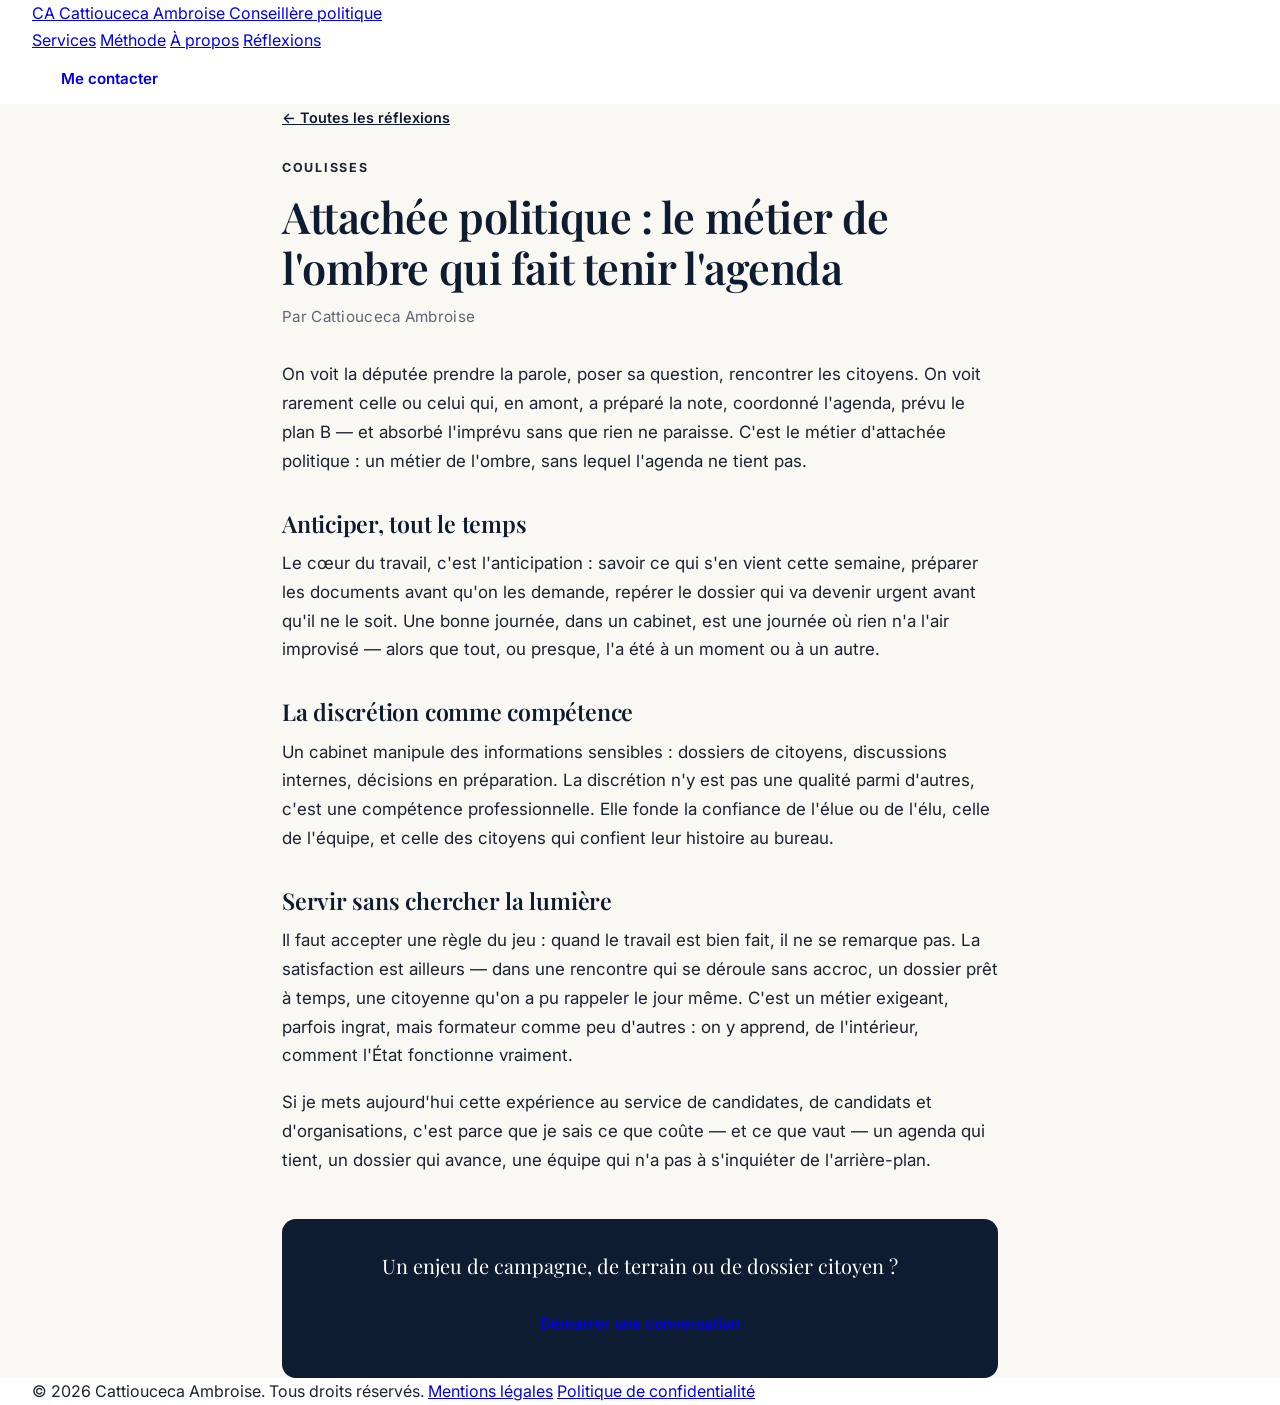
<file: reflexion-metier-ombre.html>
<!DOCTYPE html>
<html lang="fr">
<head>
    <meta charset="UTF-8">
    <meta name="viewport" content="width=device-width, initial-scale=1.0">
    <title>Attachée politique : le métier de l'ombre qui fait tenir l'agenda — Cattiouceca Ambroise</title>
    <meta name="description" content="Coordonner, anticiper, prioriser : le quotidien d'un cabinet de députée, vu de l'intérieur.">
    <link rel="icon" type="image/svg+xml" href="favicon.svg">
    <link rel="preconnect" href="https://fonts.googleapis.com">
    <link rel="preconnect" href="https://fonts.gstatic.com" crossorigin>
    <link href="https://fonts.googleapis.com/css2?family=Inter:wght@400;500;600;700&family=Playfair+Display:ital,wght@0,500;0,600;0,700;1,500&display=swap" rel="stylesheet">
    <link rel="stylesheet" href="styles.css">
</head>
<body>
    <header class="site-header scrolled">
        <div class="container header-inner">
            <a class="brand" href="index.html" aria-label="Cattiouceca Ambroise — Accueil">
                <span class="brand-mark">CA</span>
                <span class="brand-text">
                    <span class="brand-name">Cattiouceca Ambroise</span>
                    <span class="brand-role">Conseillère politique</span>
                </span>
            </a>
            <nav class="main-nav" aria-label="Navigation principale">
                <a href="index.html#services">Services</a>
                <a href="index.html#methode">Méthode</a>
                <a href="index.html#a-propos">À propos</a>
                <a href="index.html#reflexions">Réflexions</a>
            </nav>
            <a href="index.html#contact" class="btn btn-gold btn-sm header-cta">Me contacter</a>
        </div>
    </header>
    <main class="article-main">
        <div class="container article-wrap">
            <a class="article-back" href="index.html#reflexions">&larr; Toutes les réflexions</a>
            <p class="article-cat">Coulisses</p>
            <h1 class="article-title">Attachée politique : le métier de l'ombre qui fait tenir l'agenda</h1>
            <p class="article-meta">Par Cattiouceca Ambroise</p>
            <div class="article-body">
                <p>On voit la députée prendre la parole, poser sa question, rencontrer les citoyens. On voit rarement celle ou celui qui, en amont, a préparé la note, coordonné l'agenda, prévu le plan B — et absorbé l'imprévu sans que rien ne paraisse. C'est le métier d'attachée politique : un métier de l'ombre, sans lequel l'agenda ne tient pas.</p>
                <h2>Anticiper, tout le temps</h2>
                <p>Le cœur du travail, c'est l'anticipation : savoir ce qui s'en vient cette semaine, préparer les documents avant qu'on les demande, repérer le dossier qui va devenir urgent avant qu'il ne le soit. Une bonne journée, dans un cabinet, est une journée où rien n'a l'air improvisé — alors que tout, ou presque, l'a été à un moment ou à un autre.</p>
                <h2>La discrétion comme compétence</h2>
                <p>Un cabinet manipule des informations sensibles : dossiers de citoyens, discussions internes, décisions en préparation. La discrétion n'y est pas une qualité parmi d'autres, c'est une compétence professionnelle. Elle fonde la confiance de l'élue ou de l'élu, celle de l'équipe, et celle des citoyens qui confient leur histoire au bureau.</p>
                <h2>Servir sans chercher la lumière</h2>
                <p>Il faut accepter une règle du jeu : quand le travail est bien fait, il ne se remarque pas. La satisfaction est ailleurs — dans une rencontre qui se déroule sans accroc, un dossier prêt à temps, une citoyenne qu'on a pu rappeler le jour même. C'est un métier exigeant, parfois ingrat, mais formateur comme peu d'autres : on y apprend, de l'intérieur, comment l'État fonctionne vraiment.</p>
                <p>Si je mets aujourd'hui cette expérience au service de candidates, de candidats et d'organisations, c'est parce que je sais ce que coûte — et ce que vaut — un agenda qui tient, un dossier qui avance, une équipe qui n'a pas à s'inquiéter de l'arrière-plan.</p>
            </div>
            <div class="article-cta">
                <p>Un enjeu de campagne, de terrain ou de dossier citoyen ?</p>
                <a href="index.html#contact" class="btn btn-gold">Démarrer une conversation</a>
            </div>
        </div>
    </main>
    <footer class="site-footer">
        <div class="container footer-bottom" style="border-top:none;">
            <span>&copy; 2026 Cattiouceca Ambroise. Tous droits réservés.</span>
            <span class="footer-legal">
                <a href="mentions-legales.html">Mentions légales</a>
                <a href="politique-confidentialite.html">Politique de confidentialité</a>
            </span>
        </div>
    </footer>
</body>
</html>
</file>
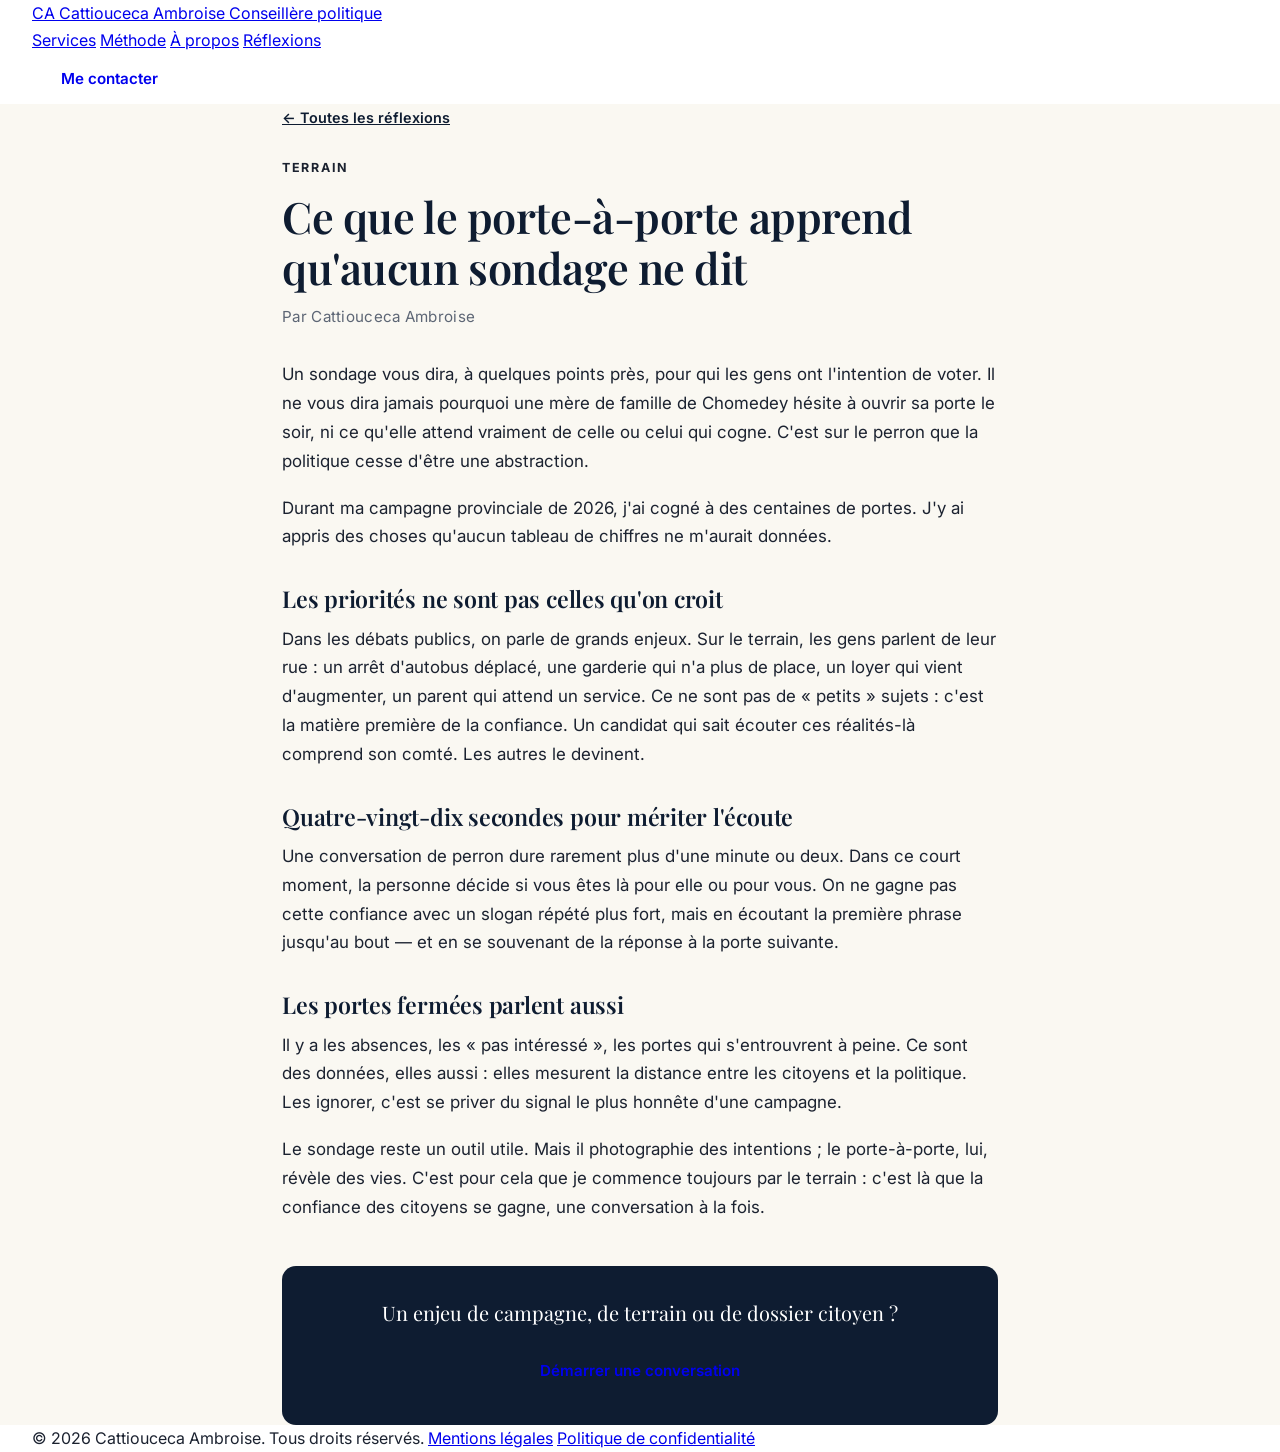
<file: reflexion-porte-a-porte.html>
<!DOCTYPE html>
<html lang="fr">
<head>
    <meta charset="UTF-8">
    <meta name="viewport" content="width=device-width, initial-scale=1.0">
    <title>Ce que le porte-à-porte apprend qu'aucun sondage ne dit — Cattiouceca Ambroise</title>
    <meta name="description" content="Des centaines de portes à Chomedey : ce que les conversations de perron révèlent sur les vraies priorités des citoyens.">
    <link rel="icon" type="image/svg+xml" href="favicon.svg">
    <link rel="preconnect" href="https://fonts.googleapis.com">
    <link rel="preconnect" href="https://fonts.gstatic.com" crossorigin>
    <link href="https://fonts.googleapis.com/css2?family=Inter:wght@400;500;600;700&family=Playfair+Display:ital,wght@0,500;0,600;0,700;1,500&display=swap" rel="stylesheet">
    <link rel="stylesheet" href="styles.css">
</head>
<body>
    <header class="site-header scrolled">
        <div class="container header-inner">
            <a class="brand" href="index.html" aria-label="Cattiouceca Ambroise — Accueil">
                <span class="brand-mark">CA</span>
                <span class="brand-text">
                    <span class="brand-name">Cattiouceca Ambroise</span>
                    <span class="brand-role">Conseillère politique</span>
                </span>
            </a>
            <nav class="main-nav" aria-label="Navigation principale">
                <a href="index.html#services">Services</a>
                <a href="index.html#methode">Méthode</a>
                <a href="index.html#a-propos">À propos</a>
                <a href="index.html#reflexions">Réflexions</a>
            </nav>
            <a href="index.html#contact" class="btn btn-gold btn-sm header-cta">Me contacter</a>
        </div>
    </header>
    <main class="article-main">
        <div class="container article-wrap">
            <a class="article-back" href="index.html#reflexions">&larr; Toutes les réflexions</a>
            <p class="article-cat">Terrain</p>
            <h1 class="article-title">Ce que le porte-à-porte apprend qu'aucun sondage ne dit</h1>
            <p class="article-meta">Par Cattiouceca Ambroise</p>
            <div class="article-body">
                <p>Un sondage vous dira, à quelques points près, pour qui les gens ont l'intention de voter. Il ne vous dira jamais pourquoi une mère de famille de Chomedey hésite à ouvrir sa porte le soir, ni ce qu'elle attend vraiment de celle ou celui qui cogne. C'est sur le perron que la politique cesse d'être une abstraction.</p>
                <p>Durant ma campagne provinciale de 2026, j'ai cogné à des centaines de portes. J'y ai appris des choses qu'aucun tableau de chiffres ne m'aurait données.</p>
                <h2>Les priorités ne sont pas celles qu'on croit</h2>
                <p>Dans les débats publics, on parle de grands enjeux. Sur le terrain, les gens parlent de leur rue : un arrêt d'autobus déplacé, une garderie qui n'a plus de place, un loyer qui vient d'augmenter, un parent qui attend un service. Ce ne sont pas de « petits » sujets : c'est la matière première de la confiance. Un candidat qui sait écouter ces réalités-là comprend son comté. Les autres le devinent.</p>
                <h2>Quatre-vingt-dix secondes pour mériter l'écoute</h2>
                <p>Une conversation de perron dure rarement plus d'une minute ou deux. Dans ce court moment, la personne décide si vous êtes là pour elle ou pour vous. On ne gagne pas cette confiance avec un slogan répété plus fort, mais en écoutant la première phrase jusqu'au bout — et en se souvenant de la réponse à la porte suivante.</p>
                <h2>Les portes fermées parlent aussi</h2>
                <p>Il y a les absences, les « pas intéressé », les portes qui s'entrouvrent à peine. Ce sont des données, elles aussi : elles mesurent la distance entre les citoyens et la politique. Les ignorer, c'est se priver du signal le plus honnête d'une campagne.</p>
                <p>Le sondage reste un outil utile. Mais il photographie des intentions ; le porte-à-porte, lui, révèle des vies. C'est pour cela que je commence toujours par le terrain : c'est là que la confiance des citoyens se gagne, une conversation à la fois.</p>
            </div>
            <div class="article-cta">
                <p>Un enjeu de campagne, de terrain ou de dossier citoyen ?</p>
                <a href="index.html#contact" class="btn btn-gold">Démarrer une conversation</a>
            </div>
        </div>
    </main>
    <footer class="site-footer">
        <div class="container footer-bottom" style="border-top:none;">
            <span>&copy; 2026 Cattiouceca Ambroise. Tous droits réservés.</span>
            <span class="footer-legal">
                <a href="mentions-legales.html">Mentions légales</a>
                <a href="politique-confidentialite.html">Politique de confidentialité</a>
            </span>
        </div>
    </footer>
</body>
</html>
</file>
<file: styles.css>
/* Sawab Dine — Chasseur de têtes | Design premium épuré */
:root {
    --navy: #0e1c31;
    --navy-light: #1a2f4d;
    --navy-soft: #243b5e;
    --gold: #8f6f1d;
    --gold-light: #d9b95c;
    --cream: #faf8f2;
    --white: #ffffff;
    --ink: #1b2230;
    --muted: #5d6675;
    --hairline: #e9e4d6;
    --radius: 12px;
    --radius-sm: 8px;
    --shadow-soft: 0 8px 32px rgba(14, 28, 49, 0.07);
    --shadow-lift: 0 16px 48px rgba(14, 28, 49, 0.12);
    --font-display: 'Playfair Display', Georgia, 'Times New Roman', serif;
    --font-body: 'Inter', -apple-system, BlinkMacSystemFont, 'Segoe UI', sans-serif;
    --space-section: clamp(72px, 9vw, 120px);
}

*, *::before, *::after { margin: 0; padding: 0; box-sizing: border-box; }

html { scroll-behavior: smooth; }

@media (prefers-reduced-motion: reduce) {
    html { scroll-behavior: auto; }
    *, *::before, *::after { transition: none !important; animation: none !important; }
}

body {
    font-family: var(--font-body);
    color: var(--ink);
    background: var(--white);
    line-height: 1.7;
    -webkit-font-smoothing: antialiased;
    text-rendering: optimizeLegibility;
    overflow-x: hidden;
}

img { max-width: 100%; display: block; }

.container { max-width: 1360px; margin: 0 auto; padding: 0 clamp(20px, 4vw, 32px); }

/* ---------- Typographie ---------- */
h1, h2, h3 { font-family: var(--font-display); color: var(--navy); line-height: 1.18; font-weight: 600; }
h1 { font-size: clamp(2.5rem, 5.5vw, 4.2rem); letter-spacing: -0.01em; }
h2 { font-size: clamp(1.9rem, 3.6vw, 2.7rem); margin-bottom: 14px; letter-spacing: -0.01em; }
h3 { font-size: 1.28rem; margin-bottom: 10px; }

p { margin-bottom: 1em; }
p:last-child { margin-bottom: 0; }

.eyebrow {
    text-transform: uppercase;
    letter-spacing: 0.16em;
    font-size: 0.75rem;
    font-weight: 700;
    color: var(--gold);
    margin-bottom: 14px;
}

.section { padding: var(--space-section) 0; }
.section-alt { background: var(--cream); }
.section-sub { color: var(--muted); margin-bottom: 40px; font-size: 1.05rem; max-width: 760px; }
.mt { margin-top: 48px; }

/* ---------- Header ---------- */
.header {
    position: sticky; top: 0; z-index: 100;
    background: rgba(255,255,255,0.94);
    backdrop-filter: blur(12px);
    -webkit-backdrop-filter: blur(12px);
    border-bottom: 1px solid var(--hairline);
}
.nav { display: flex; align-items: center; justify-content: space-between; height: 76px; gap: 16px; }
.logo { font-family: var(--font-display); font-size: 1.55rem; font-weight: 700; color: var(--navy); text-decoration: none; white-space: nowrap; }
.logo-accent { color: var(--gold); }
.nav-links { display: flex; gap: clamp(16px, 2.4vw, 30px); list-style: none; }
.nav-links a {
    text-decoration: none; color: var(--ink); font-weight: 500; font-size: 0.94rem;
    padding: 8px 2px; position: relative;
}
.nav-links a::after {
    content: ""; position: absolute; left: 0; bottom: 2px; height: 2px; width: 0;
    background: var(--gold); transition: width 0.25s ease;
}
.nav-links a:hover { color: var(--navy); }
.nav-links a:hover::after { width: 100%; }
.nav-cta { display: flex; gap: 10px; align-items: center; }
.nav-toggle {
    display: none; background: none; border: 1px solid var(--hairline); border-radius: var(--radius-sm);
    width: 44px; height: 44px; cursor: pointer; color: var(--navy);
    align-items: center; justify-content: center;
}

/* ---------- Boutons ---------- */
.btn {
    display: inline-flex; align-items: center; justify-content: center; gap: 8px;
    padding: 13px 28px; border-radius: 999px;
    font-weight: 600; font-size: 0.95rem; text-decoration: none; line-height: 1.4;
    transition: background 0.2s ease, color 0.2s ease, transform 0.2s ease, box-shadow 0.2s ease, border-color 0.2s ease;
    border: 1.5px solid transparent; cursor: pointer;
    min-height: 48px;
}
.btn:focus-visible { outline: 3px solid var(--gold-light); outline-offset: 2px; }
.btn-primary { background: var(--navy); color: var(--white); }
.btn-primary:hover { background: var(--navy-light); transform: translateY(-2px); box-shadow: var(--shadow-lift); }
.btn-outline { border-color: var(--navy); color: var(--navy); background: transparent; }
.btn-outline:hover { background: var(--navy); color: var(--white); transform: translateY(-2px); }
.btn-large { padding: 16px 36px; font-size: 1.02rem; }

/* ---------- Hero ---------- */
.hero {
    background: linear-gradient(150deg, var(--navy) 0%, var(--navy-soft) 65%, #2e4a73 100%);
    color: var(--white);
    padding: clamp(72px, 9vw, 120px) 0 0;
    position: relative; overflow: hidden;
}
.hero::after {
    content: ""; position: absolute; inset: 0;
    background: radial-gradient(ellipse 60% 45% at 78% 8%, rgba(217,185,92,0.16), transparent 60%);
    pointer-events: none;
}
.hero-content { position: relative; z-index: 1; text-align: center; max-width: 1020px; }
.hero h1 { color: var(--white); margin-bottom: 8px; }
.hero h1 em { font-style: italic; color: var(--gold-light); font-weight: 500; }
.hero-eyebrow {
    text-transform: uppercase; letter-spacing: 0.2em; font-size: 0.78rem;
    color: var(--gold-light); font-weight: 700; margin-bottom: 22px;
}
.hero-sub { color: #d3dcea; font-size: clamp(1.02rem, 1.6vw, 1.16rem); max-width: 800px; margin: 22px auto 18px; line-height: 1.75; }
.hero-zones {
    color: var(--gold-light); font-size: 0.88rem; font-weight: 600;
    letter-spacing: 0.08em; text-transform: uppercase;
    margin: 0 auto 44px;
}

.hero-dual { display: grid; grid-template-columns: 1fr 1fr; gap: 18px; max-width: 920px; margin: 0 auto clamp(48px, 6vw, 72px); }
.dual-card {
    background: rgba(255,255,255,0.07);
    border: 1px solid rgba(255,255,255,0.15);
    border-radius: var(--radius);
    padding: 30px 28px;
    text-decoration: none; color: var(--white);
    display: flex; flex-direction: column; align-items: flex-start; gap: 8px; text-align: left;
    transition: background 0.25s ease, transform 0.25s ease, border-color 0.25s ease;
}
.dual-card:hover { background: rgba(255,255,255,0.12); transform: translateY(-4px); border-color: rgba(217,185,92,0.45); }
.dual-card:focus-visible { outline: 3px solid var(--gold-light); outline-offset: 3px; }
.dual-icon { color: var(--gold-light); margin-bottom: 6px; display: inline-flex; }
.dual-icon svg { display: block; }
.dual-title { font-weight: 700; font-size: 1.12rem; font-family: var(--font-body); }
.dual-desc { color: #c2cddd; font-size: 0.94rem; }
.dual-arrow { margin-top: 10px; color: var(--gold-light); display: inline-flex; transition: transform 0.25s ease; }
.dual-card:hover .dual-arrow { transform: translateX(5px); }

.hero-stats { background: rgba(0,0,0,0.25); position: relative; z-index: 1; border-top: 1px solid rgba(255,255,255,0.08); }
.stats-grid { display: grid; grid-template-columns: repeat(4, 1fr); gap: 16px; padding: 32px 24px; }
.stat { text-align: center; padding: 4px 8px; }
.stat + .stat { border-left: 1px solid rgba(255,255,255,0.09); }
.stat-number { display: block; font-family: var(--font-display); font-size: clamp(1.5rem, 2.4vw, 1.9rem); color: var(--gold-light); font-weight: 700; margin-bottom: 4px; }
.stat-label { font-size: 0.84rem; color: #bcc8da; line-height: 1.45; }

/* ---------- Mise en page ---------- */
.two-col { display: grid; grid-template-columns: 1fr 1fr; gap: clamp(40px, 5vw, 72px); align-items: start; }
.two-col-middle { align-items: center; }
.cards-3 { display: grid; grid-template-columns: repeat(3, 1fr); gap: 22px; margin-top: 36px; }
.card {
    background: var(--white); border: 1px solid var(--hairline); border-radius: var(--radius);
    padding: 32px 30px; box-shadow: var(--shadow-soft);
    transition: transform 0.25s ease, box-shadow 0.25s ease;
}
.card:hover { transform: translateY(-4px); box-shadow: var(--shadow-lift); }
.card h3 { font-family: var(--font-body); font-weight: 700; font-size: 1.12rem; }
.card p { color: var(--muted); font-size: 0.96rem; }
.card .btn { margin-top: 18px; }
.card.quote { display: flex; flex-direction: column; }
.card.quote p { font-style: italic; color: var(--ink); font-size: 1rem; line-height: 1.7; flex: 1; }
.card.quote p::before { content: "\201C"; font-family: var(--font-display); font-size: 2.4rem; color: var(--gold-light); display: block; line-height: 1; margin-bottom: 6px; }
.card cite { display: block; margin-top: 16px; padding-top: 14px; border-top: 1px solid var(--hairline); font-style: normal; font-weight: 600; color: var(--muted); font-size: 0.88rem; }

/* Checklist épurée */
.checklist { list-style: none; margin: 24px 0; display: flex; flex-direction: column; gap: 4px; }
.checklist li {
    padding: 10px 0 10px 34px; position: relative; line-height: 1.6;
}
.checklist li::before {
    content: ""; position: absolute; left: 0; top: 13px; width: 20px; height: 20px;
    background: url("data:image/svg+xml,%3Csvg xmlns='http://www.w3.org/2000/svg' viewBox='0 0 24 24' fill='none' stroke='%238f6f1d' stroke-width='2.4' stroke-linecap='round' stroke-linejoin='round'%3E%3Cpath d='M20 6L9 17l-5-5'/%3E%3C/svg%3E") no-repeat center / contain;
}

/* Étapes méthodologie */
.steps { display: grid; grid-template-columns: repeat(4, 1fr); gap: 22px; margin-top: 44px; }
.step {
    background: var(--white); border: 1px solid var(--hairline); border-radius: var(--radius);
    padding: 32px 26px; box-shadow: var(--shadow-soft); position: relative;
    transition: transform 0.25s ease, box-shadow 0.25s ease;
}
.step:hover { transform: translateY(-4px); box-shadow: var(--shadow-lift); }
.step-num {
    font-family: var(--font-display); font-size: 0.95rem; font-weight: 700; letter-spacing: 0.12em;
    color: var(--gold); text-transform: uppercase;
    display: inline-block; padding-bottom: 12px; margin-bottom: 14px;
    border-bottom: 2px solid var(--gold-light);
}
.step h3 { margin: 0 0 10px; font-size: 1.14rem; font-family: var(--font-body); font-weight: 700; }
.step p { font-size: 0.94rem; color: var(--muted); }

/* Tags secteurs */
.tags { display: flex; flex-wrap: wrap; gap: 10px; margin-top: 18px; }
.tag {
    background: transparent; color: var(--navy);
    border: 1.5px solid var(--navy);
    padding: 9px 20px; border-radius: 999px; font-size: 0.88rem; font-weight: 600;
    transition: background 0.2s ease, color 0.2s ease;
}
.tag:hover { background: var(--navy); color: var(--white); }

/* Boîte CTA */
.cta-box {
    background: linear-gradient(150deg, var(--navy) 0%, var(--navy-soft) 100%);
    color: var(--white); border-radius: var(--radius);
    padding: clamp(30px, 4vw, 44px); box-shadow: var(--shadow-lift);
    border: 1px solid rgba(217,185,92,0.22);
}
.cta-box h3 { color: var(--white); font-family: var(--font-body); font-weight: 700; }
.cta-box p { color: #c9d4e4; margin: 12px 0 24px; }
.cta-box .btn-outline { border-color: var(--gold-light); color: var(--gold-light); }
.cta-box .btn-outline:hover { background: var(--gold-light); border-color: var(--gold-light); color: var(--navy); }

.about-photo {
    width: 100%;
    border-radius: var(--radius);
    box-shadow: var(--shadow-lift);
    object-fit: cover;
    aspect-ratio: 4 / 5;
    border: 1px solid var(--hairline);
}
.img-placeholder {
    background: var(--cream); border: 1.5px dashed #cfc9b8; border-radius: var(--radius);
    min-height: 420px; display: flex; align-items: center; justify-content: center;
    color: var(--muted); text-align: center; padding: 24px; font-size: 0.95rem;
}
.small { font-size: 0.83rem; color: var(--muted); line-height: 1.6; }
.cta-box .small { color: #93a3bb; }

/* Citation personnelle */
.about-quote {
    margin: 28px 0;
    padding: 6px 0 6px 24px;
    border-left: 3px solid var(--gold);
}
.about-quote p {
    font-family: var(--font-display);
    font-size: 1.22rem;
    font-style: italic;
    color: var(--navy);
    line-height: 1.6;
    margin: 0;
}

/* Cartes articles Insights */
.article-card { display: flex; flex-direction: column; }
.article-tag {
    display: inline-block; align-self: flex-start;
    font-size: 0.74rem; font-weight: 700; letter-spacing: 0.12em; text-transform: uppercase;
    color: var(--gold); background: rgba(184,145,42,0.1);
    padding: 6px 14px; border-radius: 999px; margin-bottom: 16px;
}
.article-card h3 { font-family: var(--font-body); font-weight: 700; font-size: 1.1rem; line-height: 1.45; }
.article-card p { flex: 1; }
.article-link {
    display: inline-flex; align-items: center; gap: 6px;
    color: var(--navy); font-weight: 700; font-size: 0.94rem; text-decoration: none;
    margin-top: 16px; padding-top: 14px; border-top: 1px solid var(--hairline);
}
.article-link span { color: var(--gold); transition: transform 0.2s ease; }
.article-link:hover span { transform: translateX(4px); }
.article-link:hover { color: var(--gold); }
.article-meta {
    font-size: 0.8rem; color: var(--muted); margin: 12px 0 0;
    letter-spacing: 0.02em;
}

/* Boîte newsletter */
.newsletter-box {
    background: var(--white); border: 1px solid var(--hairline); border-radius: var(--radius);
    padding: clamp(28px, 3.6vw, 40px); box-shadow: var(--shadow-soft);
    display: grid; grid-template-columns: 1fr 1fr; gap: 28px; align-items: center;
}
.newsletter-box h3 { font-family: var(--font-body); font-weight: 700; margin-bottom: 8px; }
.newsletter-box p { color: var(--muted); font-size: 0.96rem; margin: 0; }
.newsletter-form { display: flex; gap: 10px; }
.newsletter-form input {
    flex: 1; padding: 13px 16px; border: 1.5px solid #dcd7c8; border-radius: 999px;
    font-size: 0.95rem; font-family: inherit; min-height: 50px; min-width: 0;
    transition: border-color 0.2s ease, box-shadow 0.2s ease;
}
.newsletter-form input:focus {
    outline: none; border-color: var(--gold); box-shadow: 0 0 0 3px rgba(184,145,42,0.16);
}
.newsletter-form .btn { white-space: nowrap; }
.newsletter-status { font-size: 0.88rem; font-weight: 600; margin: 0; flex-basis: 100%; }
@media (max-width: 640px) {
    .newsletter-box { grid-template-columns: 1fr; }
    .newsletter-form { flex-direction: column; }
    .newsletter-form .btn { width: 100%; }
}

/* ---------- Formulaire ---------- */
.contact-form {
    display: flex; flex-direction: column; gap: 16px;
    background: var(--white); padding: clamp(26px, 3.4vw, 38px);
    border-radius: var(--radius); box-shadow: var(--shadow-soft); border: 1px solid var(--hairline);
}
.contact-form label { display: flex; flex-direction: column; gap: 8px; font-weight: 600; font-size: 0.92rem; color: var(--navy); }
.contact-form input, .contact-form select, .contact-form textarea {
    padding: 13px 15px; border: 1.5px solid #dcd7c8; border-radius: var(--radius-sm);
    font-size: 1rem; font-family: inherit; color: var(--ink); background: var(--white);
    transition: border-color 0.2s ease, box-shadow 0.2s ease;
    min-height: 50px;
}
.contact-form textarea { min-height: 120px; resize: vertical; }
.contact-form input:focus, .contact-form select:focus, .contact-form textarea:focus {
    outline: none; border-color: var(--gold); box-shadow: 0 0 0 3px rgba(143,111,29,0.16);
}
.form-status { font-size: 0.92rem; font-weight: 600; min-height: 1.4em; }
.form-success { color: #1e7a3c; }
.form-error { color: #b3261e; }
.contact-form button:disabled { opacity: 0.65; cursor: wait; }

/* Bloc infos contact — carte de visite */
.bcard { background:linear-gradient(150deg,#0e1c31 0%,#243b5e 100%); border-radius:16px; padding:clamp(28px,3.5vw,44px); color:#fff; border:1px solid rgba(217,185,92,.35); box-shadow:0 16px 48px rgba(14,28,49,.18); }
.bcard-eyebrow { text-transform:uppercase; letter-spacing:.16em; font-size:.72rem; color:#d9b95c; font-weight:700; margin-bottom:10px; }
.bcard-name { font-family:'Playfair Display',Georgia,serif; font-size:1.9rem; color:#fff; font-weight:700; margin-bottom:20px; }
.bcard-name span { color:#d9b95c; }
.bcard-phone { font-family:'Playfair Display',Georgia,serif; font-weight:700; font-size:clamp(1.8rem,3vw,2.4rem); color:#d9b95c; text-decoration:none; line-height:1.25; }
.bcard-phone:hover { color:#fff; }
.bcard-row { margin-top:14px; }
.bcard-link { color:#fff; font-weight:600; text-decoration:none; border-bottom:1px solid rgba(217,185,92,.55); }
.bcard-link:hover { color:#d9b95c; }
.bcard-link span { color:#d9b95c; }
.bcard-zone { color:#c9d4e4; font-size:.95rem; margin-top:14px; }
.bcard-badge { display:inline-block; margin-top:12px; border:1px solid rgba(217,185,92,.6); color:#d9b95c; border-radius:999px; padding:8px 18px; font-size:.82rem; font-weight:600; }

/* ---------- Footer ---------- */
.footer { background: var(--navy); color: #c3cede; padding: 60px 0 40px; }
.footer-grid { display: grid; grid-template-columns: 1.2fr 1fr 1fr; gap: 40px; }
.footer .logo { color: var(--white); margin-bottom: 10px; display: inline-block; }
.footer a { color: var(--gold-light); text-decoration: none; }
.footer a:hover { text-decoration: underline; }
.footer .small { color: #8e9cb3; }

/* ---------- Responsive ---------- */
@media (max-width: 1024px) {
    .steps { grid-template-columns: repeat(2, 1fr); }
    .cards-3 { grid-template-columns: repeat(2, 1fr); }
    .cards-3 .card:last-child { grid-column: 1 / -1; }
}

@media (max-width: 860px) {
    .nav-links, .nav-cta { display: none; }
    .nav-toggle { display: inline-flex; }
    .two-col { grid-template-columns: 1fr; gap: 36px; }
    .footer-grid { grid-template-columns: 1fr; gap: 28px; }
}

@media (max-width: 640px) {
    .hero-dual { grid-template-columns: 1fr; }
    .stats-grid { grid-template-columns: 1fr 1fr; gap: 20px 12px; padding: 28px 20px; }
    .stat + .stat { border-left: none; }
    .stat:nth-child(even) { border-left: 1px solid rgba(255,255,255,0.09); }
    .steps { grid-template-columns: 1fr; }
    .cards-3 { grid-template-columns: 1fr; }
    .cards-3 .card:last-child { grid-column: auto; }
    .dual-card { padding: 26px 24px; }
    .btn-large { width: 100%; }
    .cta-box .btn { width: 100%; }
}


/* ===== Ajouts Cattiouceca ===== */
.hero-grid { display: grid; grid-template-columns: 1.15fr 0.85fr; gap: clamp(28px, 5vw, 64px); align-items: center; position: relative; z-index: 1; text-align: left; }
.hero-text h1 { color: var(--white); }
.hero-text .hero-sub { margin-left: 0; margin-right: 0; }
.pills { display: flex; flex-wrap: wrap; gap: 10px; margin: 6px 0 28px; }
.pill { border: 1px solid rgba(217,185,92,0.55); color: #f2e7c3; background: rgba(255,255,255,0.06); border-radius: 999px; padding: 7px 14px; font-size: 0.85rem; font-weight: 500; }
.pills-dark .pill { border-color: var(--hairline); color: var(--navy); background: var(--white); }
.hero-cta { display: flex; flex-wrap: wrap; gap: 14px; }
.btn-outline-light { border: 1px solid rgba(255,255,255,0.6); color: var(--white); }
.btn-outline-light:hover { background: rgba(255,255,255,0.12); }
.hero-photo img { width: 100%; border-radius: var(--radius); box-shadow: var(--shadow-lift); display: block; }
.hero-photo-caption { color: #aebad0; font-size: 0.85rem; margin-top: 12px; text-align: center; }
.hero .hero-dual { margin-top: clamp(36px, 5vw, 56px); }
.svc-num { font-family: var(--font-display); color: var(--gold); font-size: 1rem; font-weight: 700; display: block; margin-bottom: 8px; }
.svc-list { list-style: none; margin-top: 10px; }
.svc-list li { color: var(--muted); padding: 5px 0 5px 20px; position: relative; font-size: 0.95rem; }
.svc-list li::before { content: "—"; position: absolute; left: 0; color: var(--gold); }
.formats-box { margin-top: 44px; background: var(--cream); border: 1px solid var(--hairline); border-radius: var(--radius); padding: 28px; }
.formats-box .pills { margin: 14px 0 10px; }
.timeline { margin-top: 26px; border-left: 2px solid var(--hairline); }
.tl-item { display: grid; grid-template-columns: 170px 1fr; gap: 20px; padding: 16px 0 16px 26px; position: relative; }
.tl-item::before { content: ""; position: absolute; left: -7px; top: 24px; width: 12px; height: 12px; border-radius: 50%; background: var(--gold-light); border: 2px solid var(--gold); }
.tl-date { font-weight: 600; color: var(--navy); font-size: 0.95rem; }
.tl-item p { color: var(--muted); margin-top: 4px; }
@media (max-width: 860px) {
    .hero-grid { grid-template-columns: 1fr; text-align: center; }
    .hero-text .hero-sub { margin-left: auto; margin-right: auto; }
    .pills, .hero-cta { justify-content: center; }
    .hero-photo { max-width: 340px; margin: 0 auto; }
    .tl-item { grid-template-columns: 1fr; gap: 4px; }
}

/* ===== Corrections symétrie (QA 27 oct.) ===== */
.form-status:empty { display: none; }
.article-card { display: flex; flex-direction: column; }
.article-card .article-meta { margin-top: auto; padding-top: 14px; }


/* ===== Bande terrain + photo À propos (27 oct.) ===== */
.about-photo { aspect-ratio: 4/5; object-fit: cover; object-position: center 12%; width: 100%; }
.terrain-band { position: relative; overflow: hidden; }
.terrain-band img { width: 100%; height: 430px; object-fit: cover; object-position: center 22%; display: block; }
.terrain-band-overlay { position: absolute; inset: 0; display: flex; align-items: center; justify-content: center; background: linear-gradient(90deg, rgba(14,28,49,0.72), rgba(14,28,49,0.25) 60%, rgba(14,28,49,0.05)); padding: 24px; }
.terrain-band-overlay p { font-family: var(--font-display); font-style: italic; color: var(--white); font-size: clamp(1.4rem, 3.2vw, 2.3rem); text-align: center; max-width: 760px; line-height: 1.35; }
@media (max-width: 700px) { .terrain-band img { height: 320px; } }


/* ===== Pages d'articles Réflexions (27 oct.) ===== */
.article-main { padding: calc(var(--header-h) + 48px) 0 80px; background: var(--cream); }
.article-wrap { max-width: 780px; }
.article-back { font-size: 0.9rem; font-weight: 600; color: var(--navy); }
.article-back:hover { color: var(--gold-dark); }
.article-cat { margin-top: 26px; font-size: 0.78rem; font-weight: 700; letter-spacing: 0.14em; text-transform: uppercase; color: var(--gold-dark); }
.article-title { font-size: clamp(1.9rem, 4.5vw, 2.7rem); margin: 10px 0 8px; }
.article-meta { color: var(--muted); font-size: 0.95rem; margin-bottom: 30px; }
.article-body p { font-size: 1.06rem; margin-bottom: 18px; }
.article-body h2 { font-size: 1.45rem; margin: 34px 0 12px; }
.article-cta { margin-top: 44px; background: var(--navy); border-radius: 14px; padding: 30px; text-align: center; }
.article-cta p { color: var(--white); font-family: var(--font-display); font-size: 1.25rem; margin-bottom: 16px; }
.reflection-card a.card-link { font-weight: 700; font-size: 0.9rem; color: var(--gold-dark); }
.reflection-card a.card-link:hover { color: var(--navy); }
</file>
